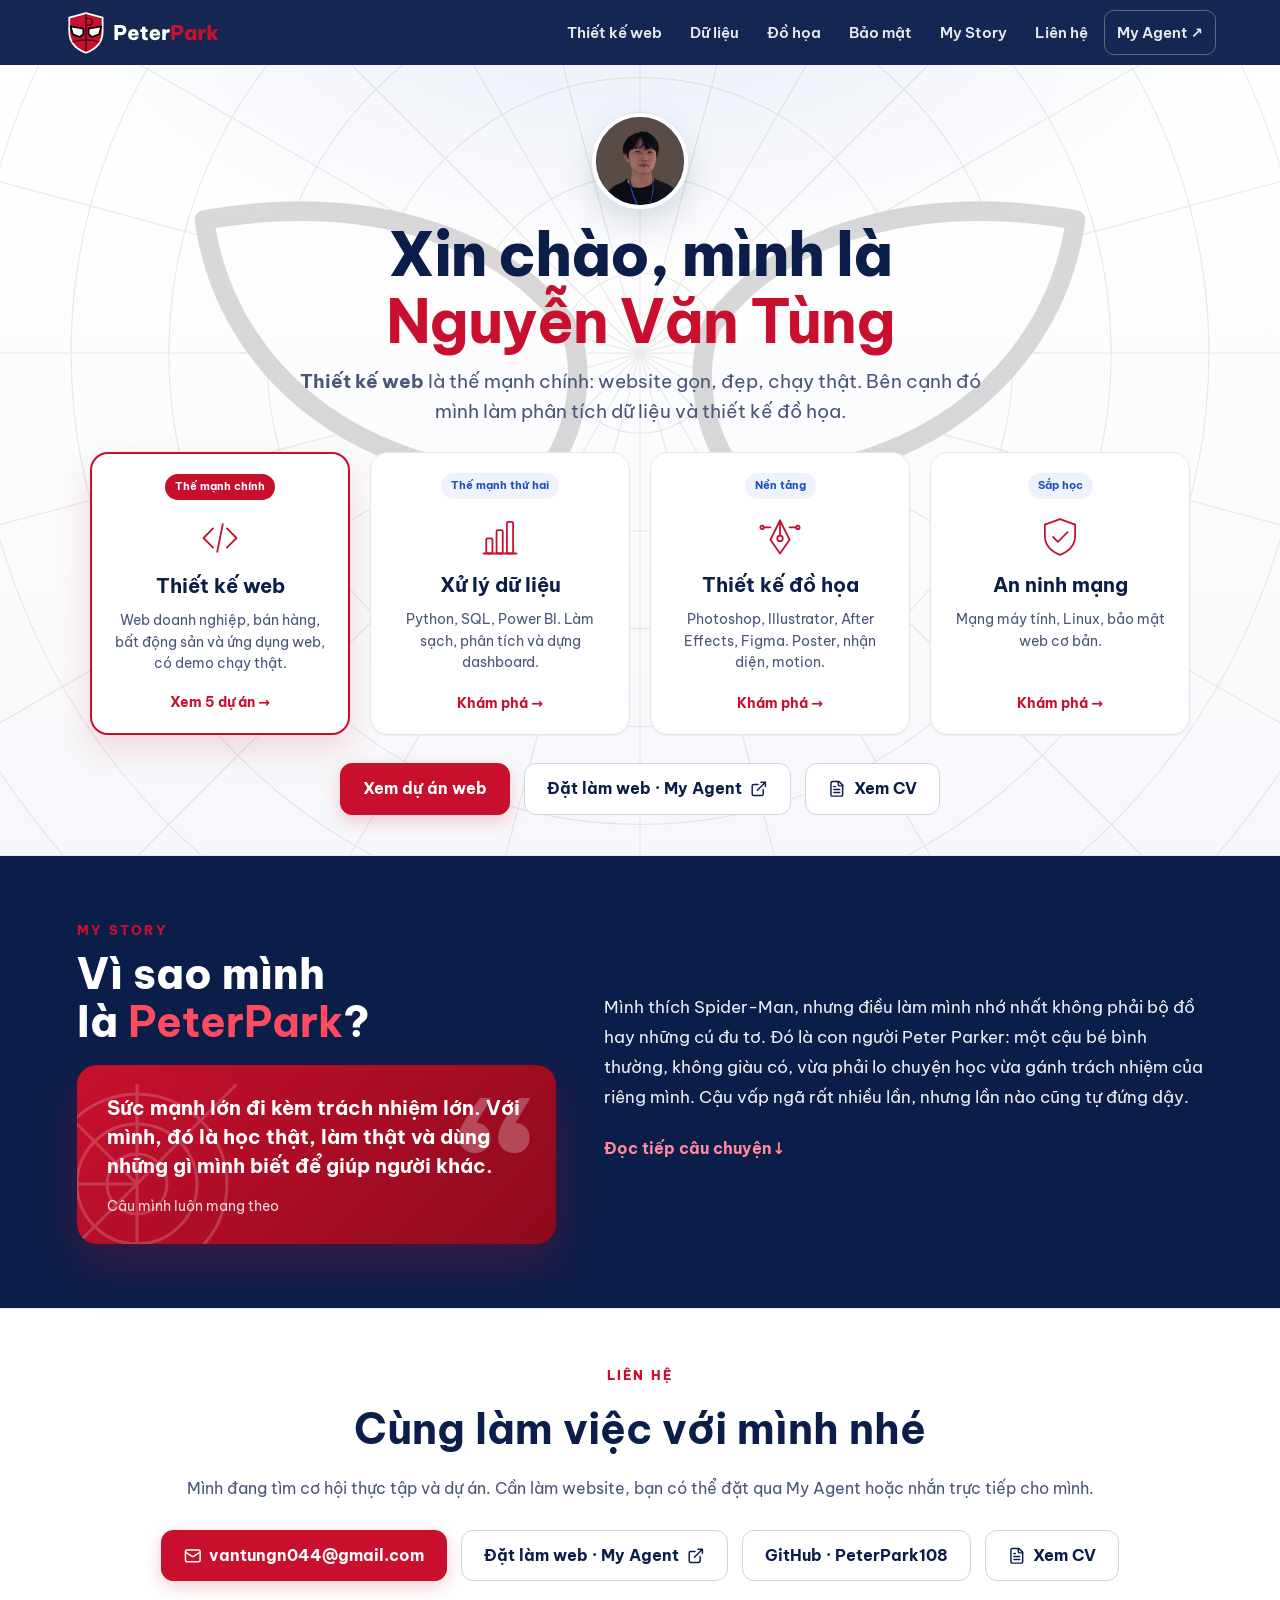
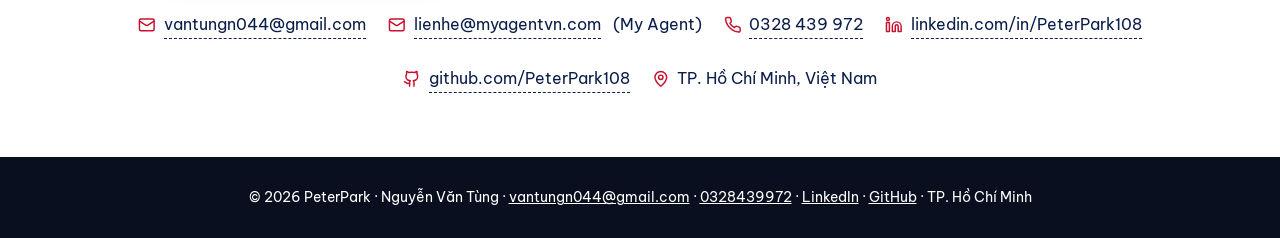
<file: index.html>
<!doctype html><html lang="vi"><head><meta charset="utf-8"><meta name="viewport" content="width=device-width,initial-scale=1"><title>Trang chủ · PeterPark</title><meta name="description" content="Portfolio của Nguyễn Văn Tùng (PeterPark): thiết kế web là thế mạnh chính, kèm xử lý dữ liệu với Python, SQL, Power BI, thiết kế đồ họa và an ninh mạng."><meta name="author" content="Nguyễn Văn Tùng"><link rel="canonical" href="https://portfolio.myagentvn.com/"><meta property="og:type" content="website"><meta property="og:title" content="Trang chủ · PeterPark"><meta property="og:description" content="Portfolio của Nguyễn Văn Tùng (PeterPark): thiết kế web là thế mạnh chính, kèm xử lý dữ liệu với Python, SQL, Power BI, thiết kế đồ họa và an ninh mạng."><meta property="og:url" content="https://portfolio.myagentvn.com/"><meta property="og:image" content="https://portfolio.myagentvn.com/img/og_preview.png"><meta property="og:locale" content="vi_VN"><meta name="twitter:card" content="summary_large_image"><link rel="icon" href="logo/favicon.ico" sizes="any"><link rel="icon" type="image/svg+xml" href="logo/2_final_icon_sang.svg"><link rel="apple-touch-icon" href="logo/2_final_icon_192.png"><link rel="preload" href="fonts/bvp-vietnamese-400.woff2" as="font" type="font/woff2" crossorigin><link rel="preload" href="fonts/bvp-latin-400.woff2" as="font" type="font/woff2" crossorigin><link rel="stylesheet" href="fonts.css"><link rel="stylesheet" href="style.css"><link rel="stylesheet" href="home.css"><meta name="theme-color" content="#0B1E4A"><meta property="og:site_name" content="PeterPark"><meta property="og:image:width" content="1200"><meta property="og:image:height" content="630"><meta property="og:image:alt" content="PeterPark – portfolio của Nguyễn Văn Tùng"><meta name="twitter:title" content="Trang chủ · PeterPark"><meta name="twitter:description" content="Portfolio của Nguyễn Văn Tùng (PeterPark): thiết kế web là thế mạnh chính, kèm xử lý dữ liệu với Python, SQL, Power BI, thiết kế đồ họa và an ninh mạng."><meta name="twitter:image" content="https://portfolio.myagentvn.com/img/og_preview.png"><meta name="twitter:image:alt" content="PeterPark – portfolio của Nguyễn Văn Tùng"><script type="application/ld+json">{"@context": "https://schema.org", "@graph": [{"@type": "WebSite", "@id": "https://portfolio.myagentvn.com/#website", "name": "PeterPark", "url": "https://portfolio.myagentvn.com/", "inLanguage": "vi", "author": {"@id": "https://portfolio.myagentvn.com/#person"}}, {"@type": "Person", "@id": "https://portfolio.myagentvn.com/#person", "name": "Nguyễn Văn Tùng", "alternateName": "PeterPark", "url": "https://portfolio.myagentvn.com/", "description": "Portfolio của Nguyễn Văn Tùng (PeterPark): thiết kế web là thế mạnh chính, kèm xử lý dữ liệu với Python, SQL, Power BI, thiết kế đồ họa và an ninh mạng.", "image": "https://portfolio.myagentvn.com/img/og_preview.png", "sameAs": ["https://github.com/PeterPark108", "https://www.linkedin.com/in/PeterPark108"], "knowsAbout": ["Thiết kế web", "Xử lý dữ liệu", "Python", "SQL", "Power BI", "Thiết kế đồ họa", "An ninh mạng"]}]}</script></head><body><a class="skip" href="#main">Bỏ qua tới nội dung</a><nav aria-label="Điều hướng chính"><a class="logo" href="index.html" aria-label="PeterPark"><img src="logo/2_final_ngang_toi.svg" alt="PeterPark" height="44"></a><button class="burger" type="button" aria-label="Mở menu" aria-expanded="false" aria-controls="menu"><svg viewBox="0 0 24 24" width="24" height="24" aria-hidden="true" fill="none" stroke="currentColor" stroke-width="2" stroke-linecap="round"><path class="b1" d="M4 7h16"/><path class="b2" d="M4 12h16"/><path class="b3" d="M4 17h16"/></svg></button><div class="menu" id="menu"><a href="thiet_ke_web.html">Thiết kế web</a><a href="xu_ly_du_lieu.html">Dữ liệu</a><a href="thiet_ke_do_hoa.html">Đồ họa</a><a href="an_ninh_mang.html">Bảo mật</a><a href="#story">My Story</a><a href="#lienhe">Liên hệ</a><a class="mn-ma" href="https://myagentvn.com/" target="_blank" rel="noopener">My Agent ↗</a></div></nav><main id="main">
<section class="home"><svg class="mask" viewBox="0 0 1440 900" preserveAspectRatio="xMidYMid slice" xmlns="http://www.w3.org/2000/svg"><g stroke="#000" stroke-width="1.4" fill="none" opacity=".55"><line x1="720" y1="330" x2="2120.0" y2="330.0"/><line x1="720" y1="330" x2="2072.29623693128" y2="692.3463641069136"/><line x1="720" y1="330" x2="1932.4358748835714" y2="1029.9994637821578"/><line x1="720" y1="330" x2="1709.9501503909169" y2="1319.9488369309804"/><line x1="720" y1="330" x2="1420.0010724352733" y2="1542.434946126788"/><line x1="720" y1="330" x2="1082.3481583263406" y2="1682.2957561707829"/><line x1="720" y1="330" x2="720.0018575128556" y2="1729.9999999987676"/><line x1="720" y1="330" x2="357.65543011315134" y2="1682.2967176893962"/><line x1="720" y1="330" x2="20.00214487218966" y2="1542.4368036382205"/><line x1="720" y1="330" x2="-269.94752346930204" y2="1319.95146384911"/><line x1="720" y1="330" x2="-492.4340173678704" y2="1030.002681087156"/><line x1="720" y1="330" x2="-632.2952754079051" y2="692.3499525451297"/><line x1="720" y1="330" x2="-679.999999995071" y2="330.0037150257113"/><line x1="720" y1="330" x2="-632.2971984451322" y2="-32.34277566614588"/><line x1="720" y1="330" x2="-492.4377323907354" y2="-369.9962464722306"/><line x1="720" y1="330" x2="-269.9527773055612" y2="-659.94621000588"/><line x1="720" y1="330" x2="19.995710262192688" y2="-882.4330886068178"/><line x1="720" y1="330" x2="357.64825323671903" y2="-1022.294794642647"/><line x1="720" y1="330" x2="719.9944274614346" y2="-1069.9999999889096"/><line x1="720" y1="330" x2="1082.3409814448053" y2="-1022.2976791984875"/><line x1="720" y1="330" x2="1419.994637815419" y2="-882.4386611411153"/><line x1="720" y1="330" x2="1709.944896540716" y2="-659.9540907602693"/><line x1="720" y1="330" x2="1932.4321598436318" y2="-370.005898387225"/><line x1="720" y1="330" x2="2072.2943138750084" y2="-32.35354098079489"/><circle cx="720" cy="330" r="90"/><circle cx="720" cy="330" r="200"/><circle cx="720" cy="330" r="310"/><circle cx="720" cy="330" r="420"/><circle cx="720" cy="330" r="530"/><circle cx="720" cy="330" r="640"/><circle cx="720" cy="330" r="750"/><circle cx="720" cy="330" r="860"/><circle cx="720" cy="330" r="970"/><circle cx="720" cy="330" r="1080"/><circle cx="720" cy="330" r="1190"/></g>
<g class="glow" opacity=".35"><ellipse cx="460" cy="360" rx="260" ry="200" fill="#fff" filter="blur(40px)"/><ellipse cx="980" cy="360" rx="260" ry="200" fill="#fff" filter="blur(40px)"/></g>
<path class="eye" d="M640 300 C560 190 400 150 230 180 C250 330 380 470 610 470 C650 420 660 350 640 300Z" fill="#fff" stroke="#000" stroke-width="22" stroke-linejoin="round"/>
<path class="eye" d="M800 300 C880 190 1040 150 1210 180 C1190 330 1060 470 830 470 C790 420 780 350 800 300Z" fill="#fff" stroke="#000" stroke-width="22" stroke-linejoin="round"/></svg><div class="av up"><img src="img/anh_dai_dien.jpg" alt="Nguyễn Văn Tùng" width="600" height="600"></div>
<h1 class="up d1">Xin chào, mình là <b>Nguyễn Văn&nbsp;Tùng</b></h1>
<p class="tag up d2"><b>Thiết kế web</b> là thế mạnh chính: website gọn, đẹp, chạy thật. Bên cạnh đó mình làm phân tích dữ liệu và thiết kế đồ&nbsp;họa.</p>
<div class="fields">
<a class="f f-main up d2" href="thiet_ke_web.html"><span class="st st1">Thế mạnh chính</span><svg class="big" viewBox="0 0 64 64" fill="none" stroke="currentColor" stroke-width="2.6" stroke-linecap="round" stroke-linejoin="round"><path d="M22 18 L8 32 L22 46"/><path d="M42 18 L56 32 L42 46"/><path d="M36 12 L28 52"/></svg><h3>Thiết kế&nbsp;web</h3><p>Web doanh nghiệp, bán hàng, bất động sản và ứng dụng web, có demo chạy&nbsp;thật.</p><div class="go">Xem 5 dự án →</div></a>
<a class="f up d3" href="xu_ly_du_lieu.html"><span class="st">Thế mạnh thứ hai</span><svg class="big" viewBox="0 0 64 64" fill="none" stroke="currentColor" stroke-width="2.6" stroke-linecap="round" stroke-linejoin="round"><path d="M8 56h48"/><rect x="12" y="34" width="9" height="22" rx="2"/><rect x="27" y="22" width="9" height="34" rx="2"/><rect x="42" y="10" width="9" height="46" rx="2"/></svg><h3>Xử lý dữ&nbsp;liệu</h3><p>Python, SQL, Power BI. Làm sạch, phân tích và dựng dashboard.</p><div class="go">Khám phá →</div></a>
<a class="f up d4" href="thiet_ke_do_hoa.html"><span class="st">Nền tảng</span><svg class="big" viewBox="0 0 64 64" fill="none" stroke="currentColor" stroke-width="2.6" stroke-linecap="round" stroke-linejoin="round"><path d="M32 8 L46 36 L32 56 L18 36 Z"/><circle cx="32" cy="34" r="4"/><path d="M32 8v22"/><path d="M8 18h10M46 18h10"/><circle cx="6" cy="18" r="2.5"/><circle cx="58" cy="18" r="2.5"/></svg><h3>Thiết kế đồ&nbsp;họa</h3><p>Photoshop, Illustrator, After Effects, Figma. Poster, nhận diện,&nbsp;motion.</p><div class="go">Khám phá →</div></a>
<a class="f up d5" href="an_ninh_mang.html"><span class="st">Sắp học</span><svg class="big" viewBox="0 0 64 64" fill="none" stroke="currentColor" stroke-width="2.6" stroke-linecap="round" stroke-linejoin="round"><path d="M32 6 L54 14 V30 C54 44 44 53 32 58 C20 53 10 44 10 30 V14 Z"/><path d="M22 32 L29 39 L43 25"/></svg><h3>An ninh&nbsp;mạng</h3><p>Mạng máy tính, Linux, bảo mật web cơ&nbsp;bản.</p><div class="go">Khám phá →</div></a>
</div>
<div class="cta up d5"><a class="btn p" href="thiet_ke_web.html">Xem dự án web</a><a class="btn o" href="https://myagentvn.com/" target="_blank" rel="noopener">Đặt làm web · My&nbsp;Agent <svg class="i" viewBox="0 0 24 24" aria-hidden="true" focusable="false"><path d="M15 3h6v6M10 14 21 3M18 13v6a2 2 0 0 1-2 2H5a2 2 0 0 1-2-2V8a2 2 0 0 1 2-2h6"/></svg></a><a class="btn o" href="cv/CV_Nguyen_Van_Tung.pdf" target="_blank" rel="noopener"><svg class="i" viewBox="0 0 24 24" fill="none" stroke="currentColor" stroke-width="2" stroke-linecap="round" stroke-linejoin="round" aria-hidden="true" focusable="false"><path d="M15 2H6a2 2 0 0 0-2 2v16a2 2 0 0 0 2 2h12a2 2 0 0 0 2-2V7Z"/><path d="M14 2v4a2 2 0 0 0 2 2h4M10 9H8M16 13H8M16 17H8"/></svg> Xem CV</a></div>
</section>
<section class="story" id="story"><div class="reveal"><div class="kick">MY STORY</div><h2>Vì sao mình là <b>PeterPark</b>?</h2>
<div class="quote">Sức mạnh lớn đi kèm trách nhiệm lớn. Với mình, đó là học thật, làm thật và dùng những gì mình&nbsp;biết để giúp người&nbsp;khác.<small>Câu mình luôn mang theo</small>
<svg viewBox="0 0 100 100" fill="none" stroke="#fff" stroke-width="1.5"><path d="M50 50L0 0M50 50L50 0M50 50L100 0M50 50L0 50M50 50L0 100M50 50L50 100"/><circle cx="50" cy="50" r="15"/><circle cx="50" cy="50" r="30"/><circle cx="50" cy="50" r="45"/></svg></div></div>
<div class="txt reveal"><p>Mình thích Spider-Man, nhưng điều làm mình nhớ nhất không phải bộ đồ hay những cú đu tơ. Đó là con người Peter Parker: một cậu bé bình thường, không giàu có, vừa phải lo chuyện học vừa gánh trách nhiệm của riêng mình. Cậu vấp ngã rất nhiều lần, nhưng lần nào cũng tự đứng&nbsp;dậy.</p><details class="more"><summary>Đọc tiếp câu chuyện</summary><p>Peter khiêm tốn, giúp người một cách lặng lẽ, và luôn tò mò, tự mày mò học khoa học bằng chính đôi tay mình. Câu “sức mạnh lớn đi kèm trách nhiệm lớn” theo mình suốt chặng đường&nbsp;học.</p>
<p>Mình bắt đầu từ thiết kế đồ họa với Photoshop, Illustrator, After Effects và Figma. Giờ thiết kế web là thế mạnh chính của mình, bên cạnh xử lý dữ liệu, và mình muốn đi tiếp vào an ninh mạng. Mỗi kỹ năng mới với mình như một sợi tơ, nối lại thành tấm lưới của riêng&nbsp;mình.</p>
<p>Vì vậy mình chọn tên PeterPark: để nhắc bản thân luôn học hỏi, sống có trách nhiệm và không ngừng đứng&nbsp;dậy.</p></details></div></section>
<section class="contact reveal" id="lienhe"><div class="kick">LIÊN HỆ</div><h2>Cùng làm việc với&nbsp;mình nhé</h2><p>Mình đang tìm cơ hội thực tập và dự án. Cần làm website, bạn có thể đặt qua My Agent hoặc nhắn trực tiếp cho&nbsp;mình.</p>
<div class="cta"><a class="btn p" href="mailto:vantungn044@gmail.com"><svg class="i" viewBox="0 0 24 24" fill="none" stroke="currentColor" stroke-width="2" stroke-linecap="round" stroke-linejoin="round" aria-hidden="true" focusable="false"><rect width="20" height="16" x="2" y="4" rx="2"/><path d="m22 7-8.97 5.7a1.94 1.94 0 0 1-2.06 0L2 7"/></svg> vantungn044@gmail.com</a><a class="btn o" href="https://myagentvn.com/" target="_blank" rel="noopener">Đặt làm web · My&nbsp;Agent <svg class="i" viewBox="0 0 24 24" aria-hidden="true" focusable="false"><path d="M15 3h6v6M10 14 21 3M18 13v6a2 2 0 0 1-2 2H5a2 2 0 0 1-2-2V8a2 2 0 0 1 2-2h6"/></svg></a><a class="btn o" href="https://github.com/PeterPark108" target="_blank" rel="noopener">GitHub · PeterPark108</a><a class="btn o" href="cv/CV_Nguyen_Van_Tung.pdf" target="_blank" rel="noopener"><svg class="i" viewBox="0 0 24 24" fill="none" stroke="currentColor" stroke-width="2" stroke-linecap="round" stroke-linejoin="round" aria-hidden="true" focusable="false"><path d="M15 2H6a2 2 0 0 0-2 2v16a2 2 0 0 0 2 2h12a2 2 0 0 0 2-2V7Z"/><path d="M14 2v4a2 2 0 0 0 2 2h4M10 9H8M16 13H8M16 17H8"/></svg> Xem CV</a></div><ul class="cinfo"><li><svg class="i" viewBox="0 0 24 24" fill="none" stroke="currentColor" stroke-width="2" stroke-linecap="round" stroke-linejoin="round" aria-hidden="true" focusable="false"><rect width="20" height="16" x="2" y="4" rx="2"/><path d="m22 7-8.97 5.7a1.94 1.94 0 0 1-2.06 0L2 7"/></svg> <a href="mailto:vantungn044@gmail.com">vantungn044@gmail.com</a></li><li><svg class="i" viewBox="0 0 24 24" fill="none" stroke="currentColor" stroke-width="2" stroke-linecap="round" stroke-linejoin="round" aria-hidden="true" focusable="false"><rect width="20" height="16" x="2" y="4" rx="2"/><path d="m22 7-8.97 5.7a1.94 1.94 0 0 1-2.06 0L2 7"/></svg> <a href="mailto:lienhe@myagentvn.com">lienhe@myagentvn.com</a>&nbsp;(My Agent)</li><li><svg class="i" viewBox="0 0 24 24" fill="none" stroke="currentColor" stroke-width="2" stroke-linecap="round" stroke-linejoin="round" aria-hidden="true" focusable="false"><path d="M22 16.92v3a2 2 0 0 1-2.18 2 19.79 19.79 0 0 1-8.63-3.07 19.5 19.5 0 0 1-6-6 19.79 19.79 0 0 1-3.07-8.67A2 2 0 0 1 4.11 2h3a2 2 0 0 1 2 1.72c.13.96.36 1.9.7 2.81a2 2 0 0 1-.45 2.11L8.09 9.91a16 16 0 0 0 6 6l1.27-1.27a2 2 0 0 1 2.11-.45c.91.34 1.85.57 2.81.7A2 2 0 0 1 22 16.92z"/></svg> <a href="tel:0328439972">0328 439 972</a></li><li><svg class="i" viewBox="0 0 24 24" fill="none" stroke="currentColor" stroke-width="2" stroke-linecap="round" stroke-linejoin="round" aria-hidden="true" focusable="false"><path d="M16 8a6 6 0 0 1 6 6v7h-4v-7a2 2 0 0 0-4 0v7h-4v-7a6 6 0 0 1 6-6z"/><rect width="4" height="12" x="2" y="9"/><circle cx="4" cy="4" r="2"/></svg> <a href="https://www.linkedin.com/in/PeterPark108" target="_blank" rel="noopener">linkedin.com/in/PeterPark108</a></li><li><svg class="i" viewBox="0 0 24 24" fill="none" stroke="currentColor" stroke-width="2" stroke-linecap="round" stroke-linejoin="round" aria-hidden="true" focusable="false"><path d="M15 22v-4a4.8 4.8 0 0 0-1-3.5c3 0 6-2 6-5.5.08-1.25-.27-2.48-1-3.5.28-1.15.28-2.35 0-3.5 0 0-1 0-3 1.5-2.64-.5-5.36-.5-8 0C6 2 5 2 5 2c-.3 1.15-.3 2.35 0 3.5A5.4 5.4 0 0 0 4 9c0 3.5 3 5.5 6 5.5-.39.49-.68 1.05-.85 1.65S8.93 17.38 9 18v4"/><path d="M9 18c-4.51 2-5-2-7-2"/></svg> <a href="https://github.com/PeterPark108" target="_blank" rel="noopener">github.com/PeterPark108</a></li><li><svg class="i" viewBox="0 0 24 24" fill="none" stroke="currentColor" stroke-width="2" stroke-linecap="round" stroke-linejoin="round" aria-hidden="true" focusable="false"><path d="M20 10c0 4.99-5.54 10.19-7.4 11.8a1 1 0 0 1-1.2 0C9.54 20.19 4 14.99 4 10a8 8 0 0 1 16 0"/><circle cx="12" cy="10" r="3"/></svg> TP. Hồ Chí Minh, Việt Nam</li></ul></section></main><footer>© 2026 PeterPark · Nguyễn Văn Tùng · <a href="mailto:vantungn044@gmail.com">vantungn044@gmail.com</a> · <a href="tel:0328439972">0328439972</a> · <a href="https://www.linkedin.com/in/PeterPark108" target="_blank" rel="noopener">LinkedIn</a> · <a href="https://github.com/PeterPark108" target="_blank" rel="noopener">GitHub</a> · TP. Hồ Chí Minh</footer><script src="web.js"></script><script src="reveal.js"></script></body></html>
</file>
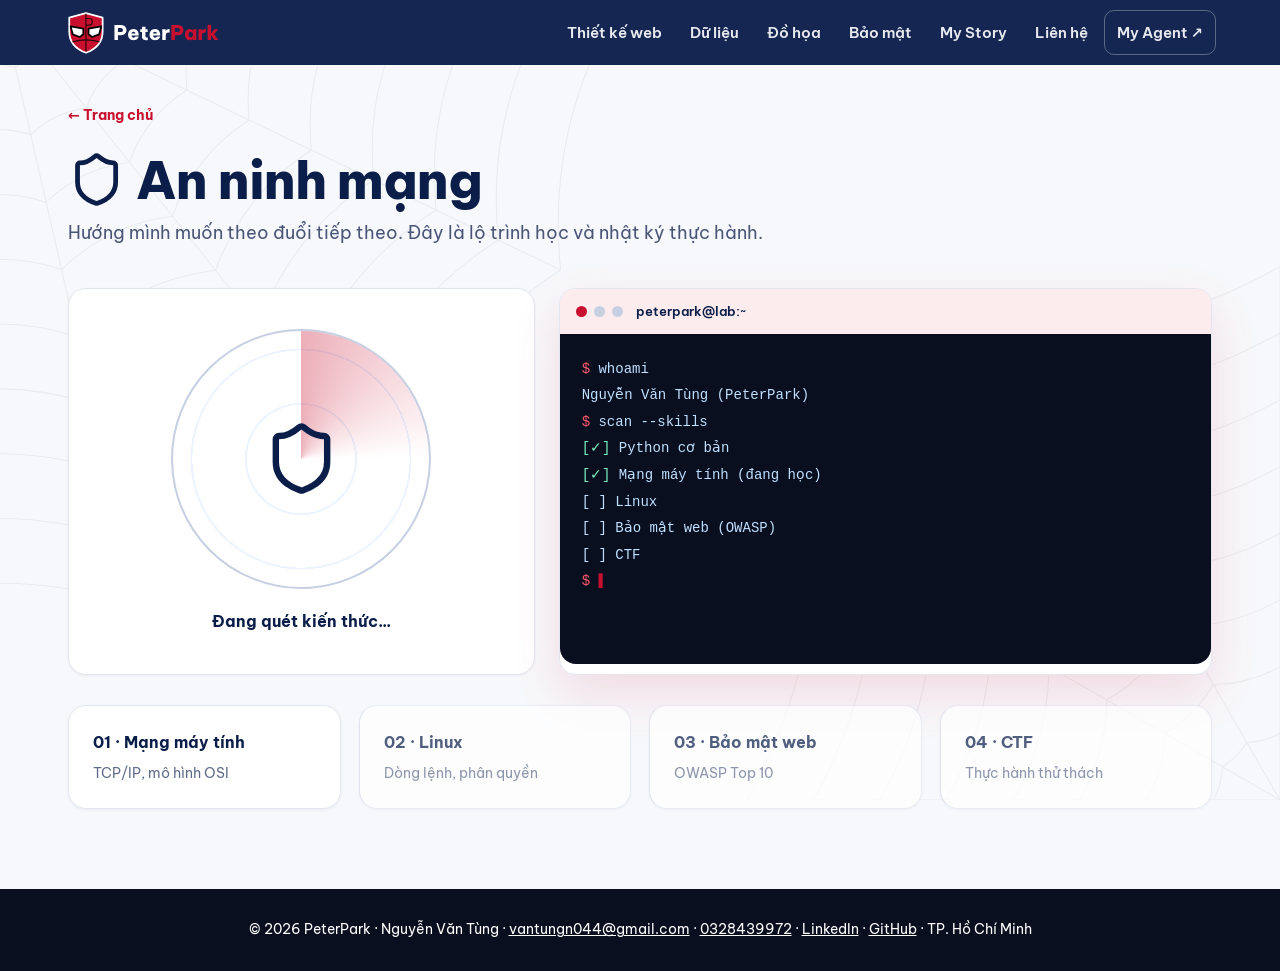
<file: an_ninh_mang.html>
<!doctype html><html lang="vi"><head><meta charset="utf-8"><meta name="viewport" content="width=device-width,initial-scale=1"><title>An ninh mạng · PeterPark</title><meta name="description" content="An ninh mạng: những gì PeterPark (Nguyễn Văn Tùng) đang học và thực hành."><meta name="author" content="Nguyễn Văn Tùng"><link rel="canonical" href="https://portfolio.myagentvn.com/an_ninh_mang.html"><meta property="og:type" content="website"><meta property="og:title" content="An ninh mạng · PeterPark"><meta property="og:description" content="An ninh mạng: những gì PeterPark (Nguyễn Văn Tùng) đang học và thực hành."><meta property="og:url" content="https://portfolio.myagentvn.com/an_ninh_mang.html"><meta property="og:image" content="https://portfolio.myagentvn.com/img/og_preview.png"><meta property="og:locale" content="vi_VN"><meta name="twitter:card" content="summary_large_image"><link rel="icon" href="logo/favicon.ico" sizes="any"><link rel="icon" type="image/svg+xml" href="logo/2_final_icon_sang.svg"><link rel="apple-touch-icon" href="logo/2_final_icon_192.png"><link rel="preload" href="fonts/bvp-vietnamese-400.woff2" as="font" type="font/woff2" crossorigin><link rel="preload" href="fonts/bvp-latin-400.woff2" as="font" type="font/woff2" crossorigin><link rel="stylesheet" href="fonts.css"><link rel="stylesheet" href="style.css"><style>.mn-ma{border:1.5px solid #ffffff55}</style><meta name="theme-color" content="#0B1E4A"><meta property="og:site_name" content="PeterPark"><meta property="og:image:width" content="1200"><meta property="og:image:height" content="630"><meta property="og:image:alt" content="PeterPark – portfolio của Nguyễn Văn Tùng"><meta name="twitter:title" content="An ninh mạng · PeterPark"><meta name="twitter:description" content="An ninh mạng: những gì PeterPark (Nguyễn Văn Tùng) đang học và thực hành."><meta name="twitter:image" content="https://portfolio.myagentvn.com/img/og_preview.png"><meta name="twitter:image:alt" content="PeterPark – portfolio của Nguyễn Văn Tùng"><script type="application/ld+json">{"@context": "https://schema.org", "@graph": [{"@type": "WebPage", "@id": "https://portfolio.myagentvn.com/an_ninh_mang.html", "url": "https://portfolio.myagentvn.com/an_ninh_mang.html", "name": "An ninh mạng · PeterPark", "description": "An ninh mạng: những gì PeterPark (Nguyễn Văn Tùng) đang học và thực hành.", "inLanguage": "vi", "isPartOf": {"@id": "https://portfolio.myagentvn.com/#website"}, "author": {"@type": "Person", "name": "Nguyễn Văn Tùng", "url": "https://portfolio.myagentvn.com/"}}, {"@type": "BreadcrumbList", "itemListElement": [{"@type": "ListItem", "position": 1, "name": "Trang chủ", "item": "https://portfolio.myagentvn.com/"}, {"@type": "ListItem", "position": 2, "name": "An ninh mạng", "item": "https://portfolio.myagentvn.com/an_ninh_mang.html"}]}]}</script></head><body><a class="skip" href="#main">Bỏ qua tới nội dung</a><nav aria-label="Điều hướng chính"><a class="logo" href="index.html" aria-label="PeterPark"><img src="logo/2_final_ngang_toi.svg" alt="PeterPark" height="44"></a><button class="burger" type="button" aria-label="Mở menu" aria-expanded="false" aria-controls="menu"><svg viewBox="0 0 24 24" width="24" height="24" aria-hidden="true" fill="none" stroke="currentColor" stroke-width="2" stroke-linecap="round"><path class="b1" d="M4 7h16"/><path class="b2" d="M4 12h16"/><path class="b3" d="M4 17h16"/></svg></button><div class="menu" id="menu"><a href="thiet_ke_web.html">Thiết kế web</a><a href="xu_ly_du_lieu.html">Dữ liệu</a><a href="thiet_ke_do_hoa.html">Đồ họa</a><a href="an_ninh_mang.html" aria-current="page">Bảo mật</a><a href="index.html#story">My Story</a><a href="index.html#lienhe">Liên hệ</a><a class="mn-ma" href="https://myagentvn.com/" target="_blank" rel="noopener">My Agent ↗</a></div></nav><main id="main">
<section class="sub"><a class="back" href="index.html">← Trang chủ</a><h1 class="up"><svg class="i" viewBox="0 0 24 24" fill="none" stroke="currentColor" stroke-width="2" stroke-linecap="round" stroke-linejoin="round" aria-hidden="true" focusable="false"><path d="M20 13c0 5-3.5 7.5-7.66 8.95a1 1 0 0 1-.67-.01C7.5 20.5 4 18 4 13V6a1 1 0 0 1 1-1c2 0 4.5-1.2 6.24-2.72a1.17 1.17 0 0 1 1.52 0C14.51 3.81 17 5 19 5a1 1 0 0 1 1 1z"/></svg> An ninh&nbsp;mạng</h1><p class="lead up d1">Hướng mình muốn theo đuổi tiếp theo. Đây là lộ trình học và nhật ký thực&nbsp;hành.</p>
<div class="sec up d2"><div class="card shield"><div class="radar"><b><svg class="i" viewBox="0 0 24 24" fill="none" stroke="currentColor" stroke-width="2" stroke-linecap="round" stroke-linejoin="round" aria-hidden="true" focusable="false"><path d="M20 13c0 5-3.5 7.5-7.66 8.95a1 1 0 0 1-.67-.01C7.5 20.5 4 18 4 13V6a1 1 0 0 1 1-1c2 0 4.5-1.2 6.24-2.72a1.17 1.17 0 0 1 1.52 0C14.51 3.81 17 5 19 5a1 1 0 0 1 1 1z"/></svg></b></div><p style="margin-top:20px;font-weight:700">Đang quét kiến&nbsp;thức...</p></div>
<div class="win"><div class="bar3"><i></i><i></i><i></i>&nbsp; peterpark@lab:~</div><div class="term"><span class="g">$</span> whoami<br>Nguyễn Văn Tùng (PeterPark)<br><span class="g">$</span> scan --skills<br><span class="ok">[✓]</span> Python cơ bản<br><span class="ok">[✓]</span> Mạng máy tính (đang học)<br>[ ] Linux<br>[ ] Bảo mật web (OWASP)<br>[ ] CTF<br><span class="g">$</span> <span class="caret">▌</span></div></div></div>
<div class="road up d3"><div class="card step"><h4>01 · Mạng máy&nbsp;tính</h4><p style="opacity:.65;font-size:14px">TCP/IP, mô hình&nbsp;OSI</p></div><div class="card step dim"><h4>02 ·&nbsp;Linux</h4><p style="opacity:.65;font-size:14px">Dòng lệnh, phân&nbsp;quyền</p></div><div class="card step dim"><h4>03 · Bảo mật&nbsp;web</h4><p style="opacity:.65;font-size:14px">OWASP Top&nbsp;10</p></div><div class="card step dim"><h4>04 ·&nbsp;CTF</h4><p style="opacity:.65;font-size:14px">Thực hành thử&nbsp;thách</p></div></div></section>
</main><footer>© 2026 PeterPark · Nguyễn Văn Tùng · <a href="mailto:vantungn044@gmail.com">vantungn044@gmail.com</a> · <a href="tel:0328439972">0328439972</a> · <a href="https://www.linkedin.com/in/PeterPark108" target="_blank" rel="noopener">LinkedIn</a> · <a href="https://github.com/PeterPark108" target="_blank" rel="noopener">GitHub</a> · TP. Hồ Chí Minh</footer><script src="web.js"></script></body></html>
</file>
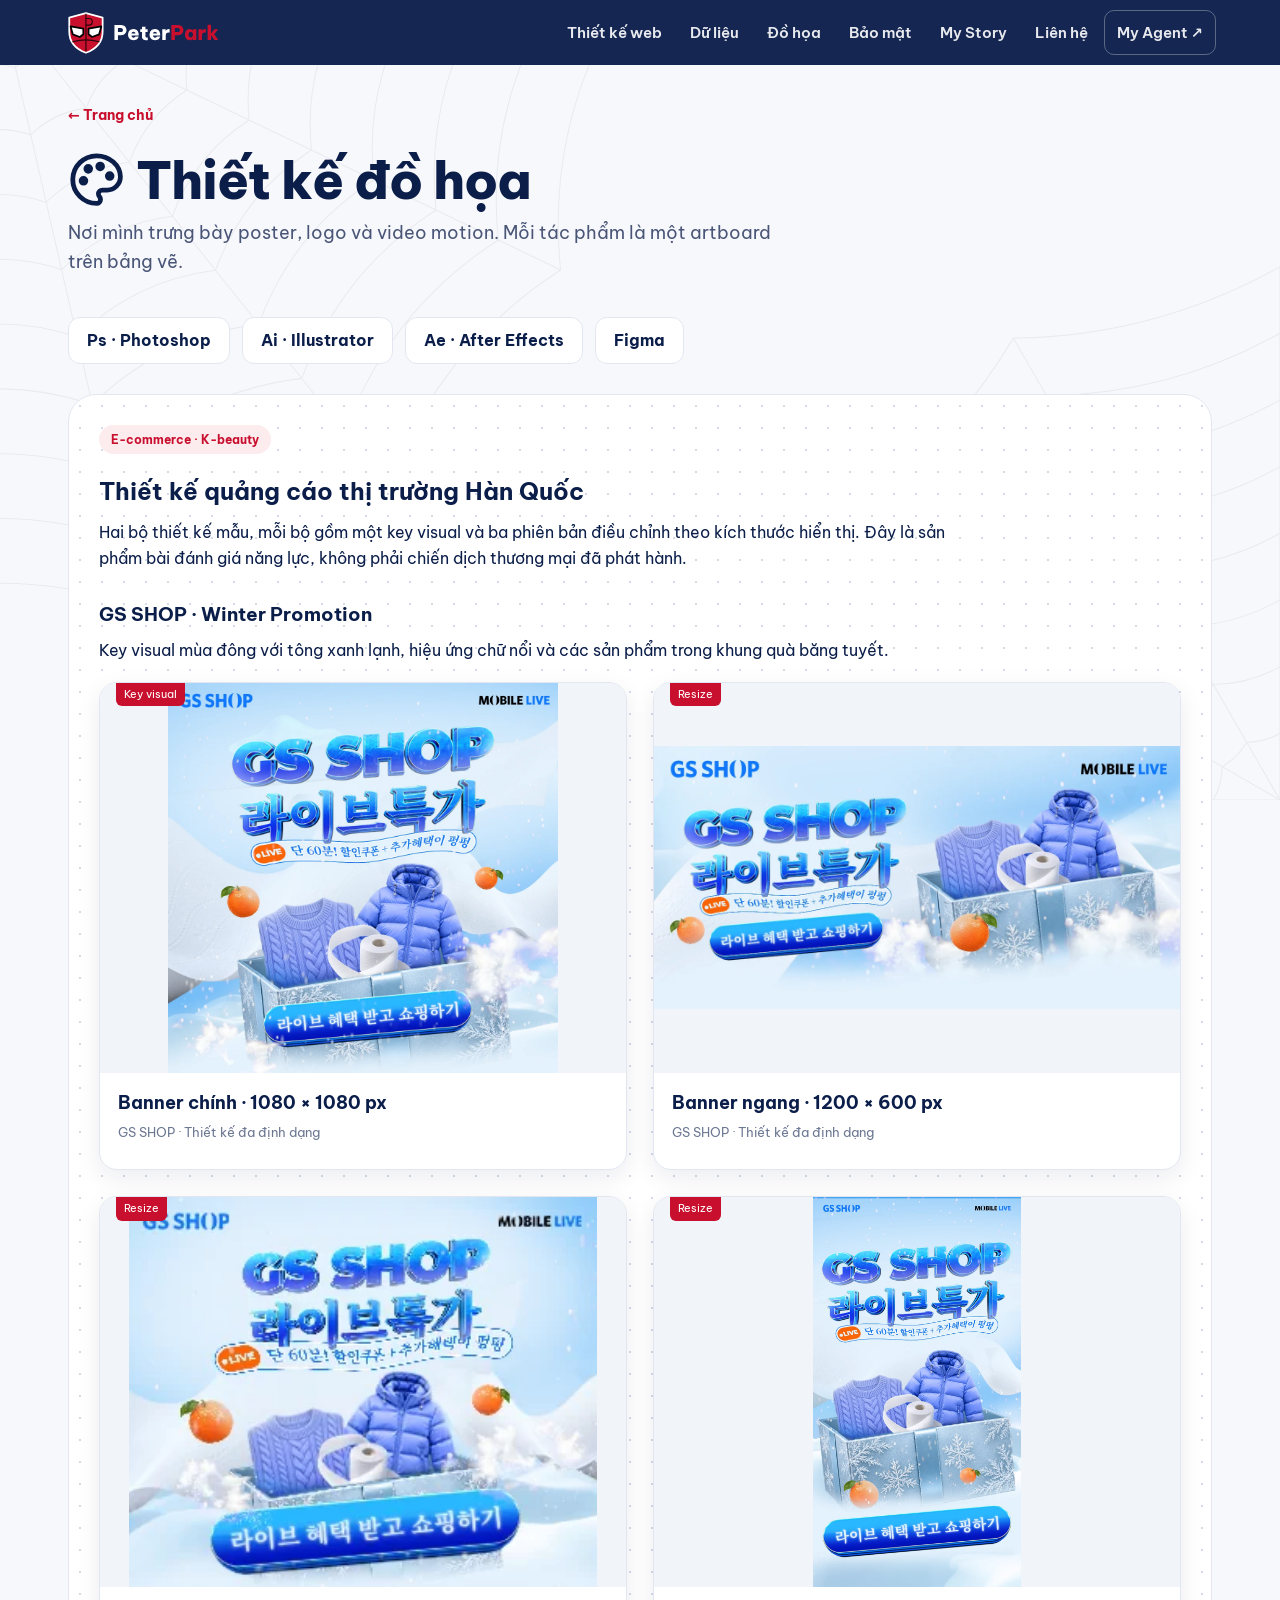
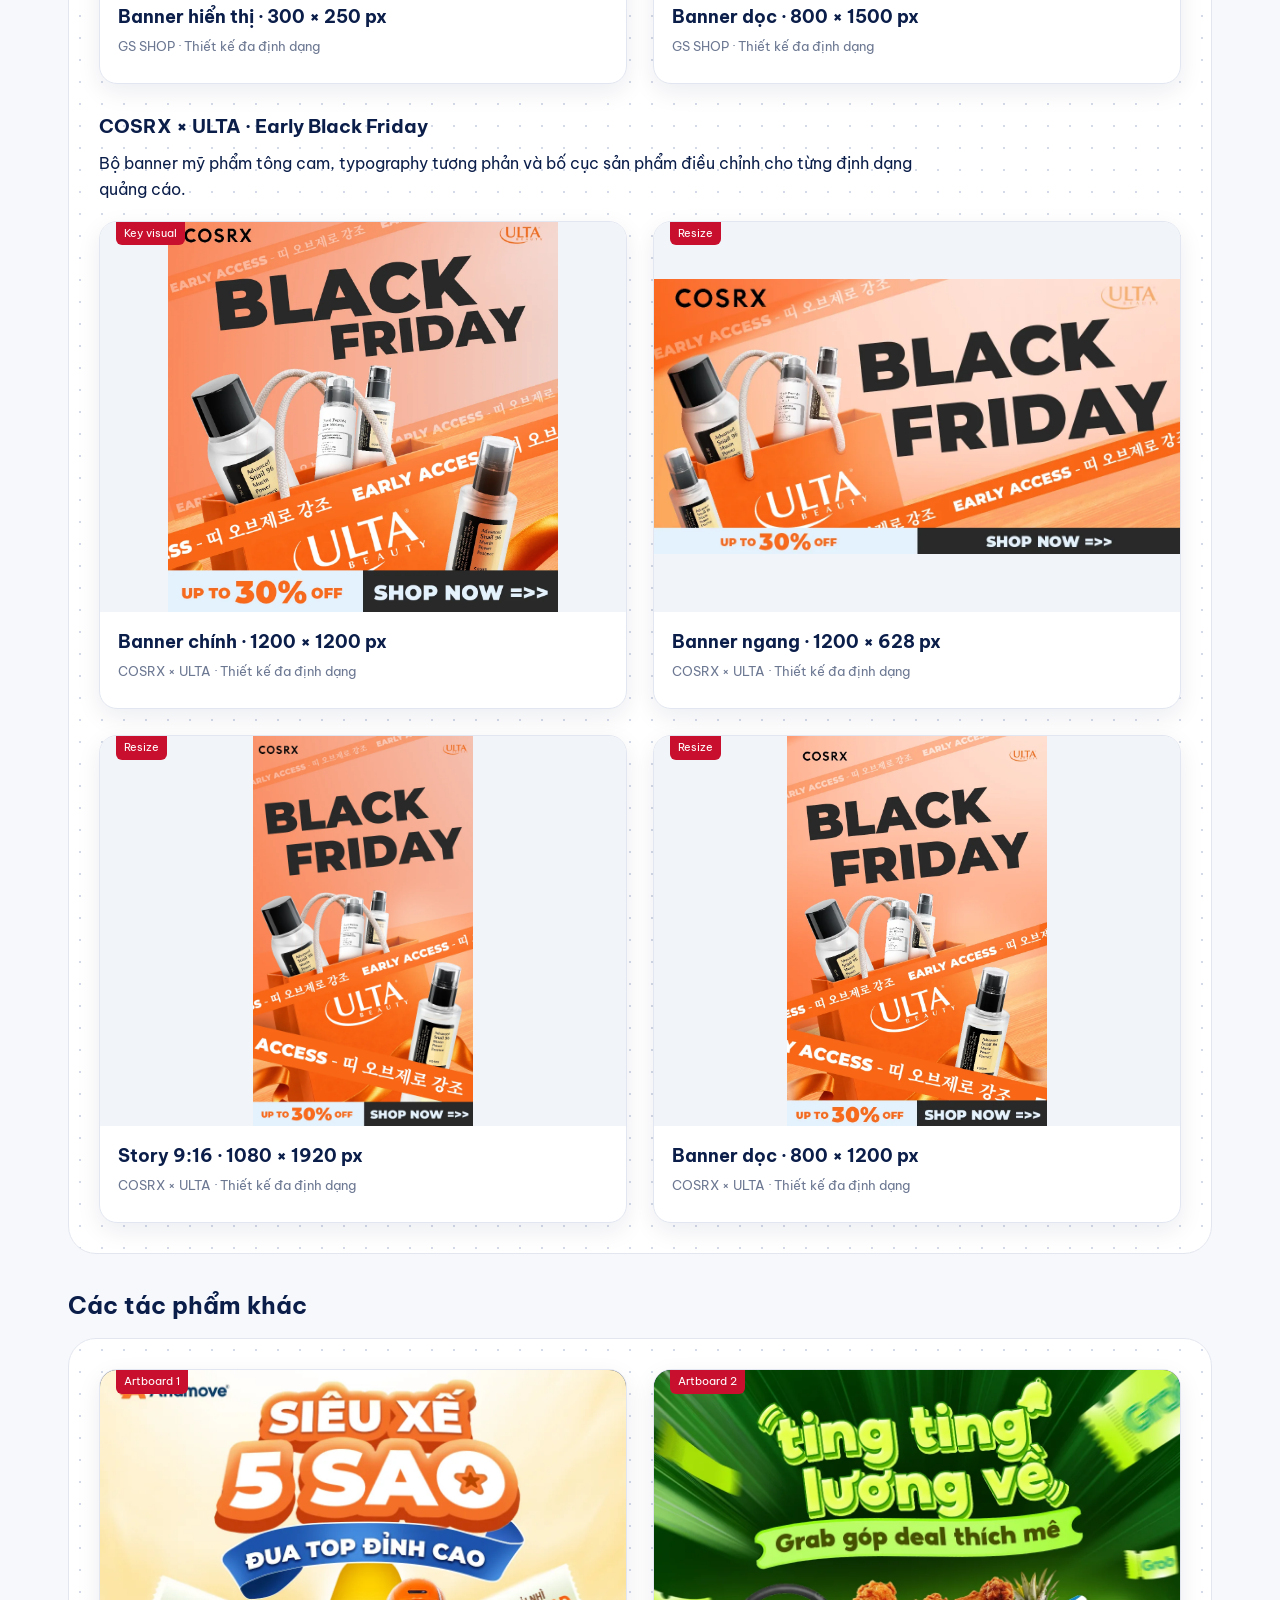
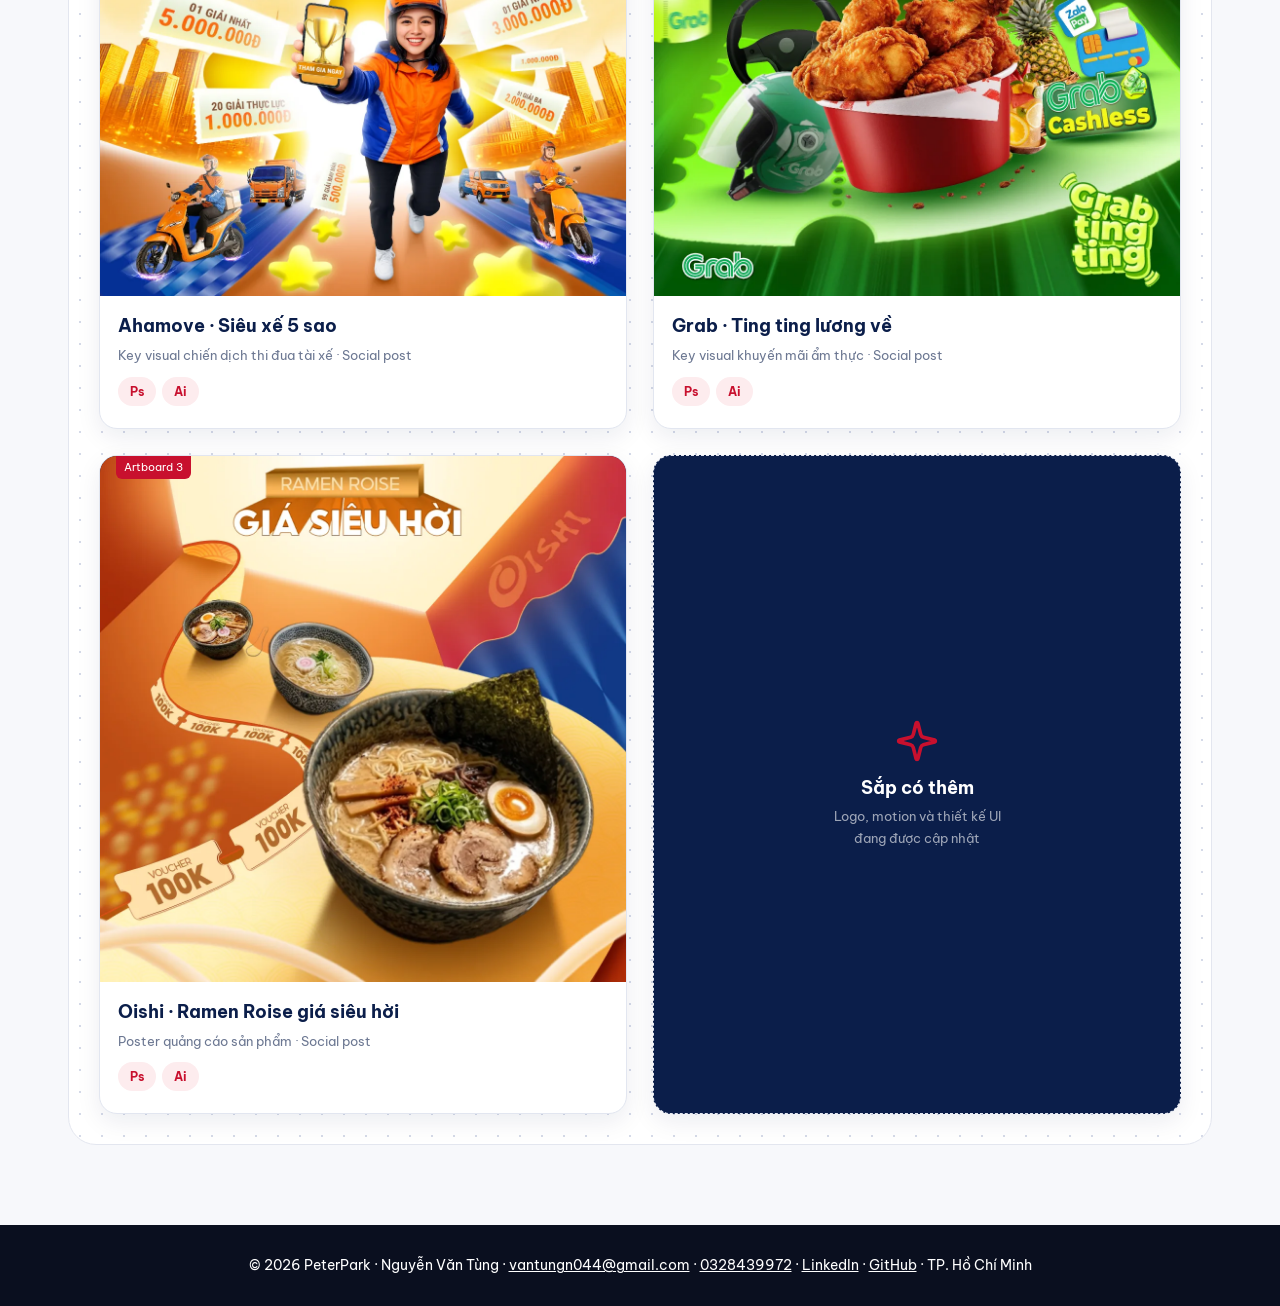
<file: thiet_ke_do_hoa.html>
<!doctype html><html lang="vi"><head><meta charset="utf-8"><meta name="viewport" content="width=device-width,initial-scale=1"><title>Thiết kế đồ họa · PeterPark</title><meta name="description" content="Tác phẩm thiết kế đồ họa của PeterPark (Nguyễn Văn Tùng): poster, key visual, social post với Photoshop và Illustrator."><meta name="author" content="Nguyễn Văn Tùng"><link rel="canonical" href="https://portfolio.myagentvn.com/thiet_ke_do_hoa.html"><meta property="og:type" content="website"><meta property="og:title" content="Thiết kế đồ họa · PeterPark"><meta property="og:description" content="Tác phẩm thiết kế đồ họa của PeterPark (Nguyễn Văn Tùng): poster, key visual, social post với Photoshop và Illustrator."><meta property="og:url" content="https://portfolio.myagentvn.com/thiet_ke_do_hoa.html"><meta property="og:image" content="https://portfolio.myagentvn.com/img/og_preview.png"><meta property="og:locale" content="vi_VN"><meta name="twitter:card" content="summary_large_image"><link rel="icon" href="logo/favicon.ico" sizes="any"><link rel="icon" type="image/svg+xml" href="logo/2_final_icon_sang.svg"><link rel="apple-touch-icon" href="logo/2_final_icon_192.png"><link rel="preload" href="fonts/bvp-vietnamese-400.woff2" as="font" type="font/woff2" crossorigin><link rel="preload" href="fonts/bvp-latin-400.woff2" as="font" type="font/woff2" crossorigin><link rel="stylesheet" href="fonts.css"><link rel="stylesheet" href="style.css"><style>.mn-ma{border:1.5px solid #ffffff55}.korea-board{margin:0 0 30px}.korea-header h2{margin:12px 0 8px}.korea-header p,.korea-project p{max-width:80ch;line-height:1.65;margin:0 0 18px}.korea-project{margin-top:28px}.korea-project h3{margin:0 0 8px}.korea-grid{align-items:stretch}.korea-card{display:flex;flex-direction:column;min-width:0}.korea-card img{width:100%;height:clamp(210px,35vw,390px);object-fit:contain;background:#f1f4f8}.korea-card figcaption{margin-top:auto}.other-designs{margin:32px 0 14px}@media(max-width:600px){.korea-board{padding:18px}.korea-card img{height:clamp(230px,72vw,360px)}}</style><meta name="theme-color" content="#0B1E4A"><meta property="og:site_name" content="PeterPark"><meta property="og:image:width" content="1200"><meta property="og:image:height" content="630"><meta property="og:image:alt" content="PeterPark – portfolio của Nguyễn Văn Tùng"><meta name="twitter:title" content="Thiết kế đồ họa · PeterPark"><meta name="twitter:description" content="Tác phẩm thiết kế đồ họa của PeterPark (Nguyễn Văn Tùng): poster, key visual, social post với Photoshop và Illustrator."><meta name="twitter:image" content="https://portfolio.myagentvn.com/img/og_preview.png"><meta name="twitter:image:alt" content="PeterPark – portfolio của Nguyễn Văn Tùng"><script type="application/ld+json">{"@context": "https://schema.org", "@graph": [{"@type": "WebPage", "@id": "https://portfolio.myagentvn.com/thiet_ke_do_hoa.html", "url": "https://portfolio.myagentvn.com/thiet_ke_do_hoa.html", "name": "Thiết kế đồ họa · PeterPark", "description": "Tác phẩm thiết kế đồ họa của PeterPark (Nguyễn Văn Tùng): poster, key visual, social post với Photoshop và Illustrator.", "inLanguage": "vi", "isPartOf": {"@id": "https://portfolio.myagentvn.com/#website"}, "author": {"@type": "Person", "name": "Nguyễn Văn Tùng", "url": "https://portfolio.myagentvn.com/"}}, {"@type": "BreadcrumbList", "itemListElement": [{"@type": "ListItem", "position": 1, "name": "Trang chủ", "item": "https://portfolio.myagentvn.com/"}, {"@type": "ListItem", "position": 2, "name": "Thiết kế đồ họa", "item": "https://portfolio.myagentvn.com/thiet_ke_do_hoa.html"}]}]}</script></head><body><a class="skip" href="#main">Bỏ qua tới nội dung</a><nav aria-label="Điều hướng chính"><a class="logo" href="index.html" aria-label="PeterPark"><img src="logo/2_final_ngang_toi.svg" alt="PeterPark" height="44"></a><button class="burger" type="button" aria-label="Mở menu" aria-expanded="false" aria-controls="menu"><svg viewBox="0 0 24 24" width="24" height="24" aria-hidden="true" fill="none" stroke="currentColor" stroke-width="2" stroke-linecap="round"><path class="b1" d="M4 7h16"/><path class="b2" d="M4 12h16"/><path class="b3" d="M4 17h16"/></svg></button><div class="menu" id="menu"><a href="thiet_ke_web.html">Thiết kế web</a><a href="xu_ly_du_lieu.html">Dữ liệu</a><a href="thiet_ke_do_hoa.html" aria-current="page">Đồ họa</a><a href="an_ninh_mang.html">Bảo mật</a><a href="index.html#story">My Story</a><a href="index.html#lienhe">Liên hệ</a><a class="mn-ma" href="https://myagentvn.com/" target="_blank" rel="noopener">My Agent ↗</a></div></nav><main id="main">
<section class="sub"><a class="back" href="index.html">← Trang chủ</a><h1 class="up"><svg class="i" viewBox="0 0 24 24" fill="none" stroke="currentColor" stroke-width="2" stroke-linecap="round" stroke-linejoin="round" aria-hidden="true" focusable="false"><circle cx="13.5" cy="6.5" r="1"/><circle cx="17.5" cy="10.5" r="1"/><circle cx="8.5" cy="7.5" r="1"/><circle cx="6.5" cy="12.5" r="1"/><path d="M12 2C6.5 2 2 6.5 2 12s4.5 10 10 10c.93 0 1.65-.75 1.65-1.69 0-.44-.18-.84-.44-1.13-.29-.29-.44-.65-.44-1.13a1.64 1.64 0 0 1 1.67-1.67h2c3.05 0 5.55-2.5 5.55-5.55C21.97 6.01 17.46 2 12 2z"/></svg> Thiết kế đồ&nbsp;họa</h1><p class="lead up d1">Nơi mình trưng bày poster, logo và video motion. Mỗi tác phẩm là một artboard trên bảng&nbsp;vẽ.</p>
<div class="tools up d2"><span class="tool">Ps · Photoshop</span><span class="tool">Ai · Illustrator</span><span class="tool">Ae · After Effects</span><span class="tool">Figma</span></div>
<div class="board korea-board"><div class="korea-header"><span class="pill">E-commerce · K-beauty</span><h2>Thiết kế quảng cáo thị trường Hàn Quốc</h2><p>Hai bộ thiết kế mẫu, mỗi bộ gồm một key visual và ba phiên bản điều chỉnh theo kích thước hiển thị. Đây là sản phẩm bài đánh giá năng lực, không phải chiến dịch thương mại đã phát hành.</p></div><section class="korea-project" aria-label="GS SHOP"><h3>GS SHOP · Winter Promotion</h3><p>Key visual mùa đông với tông xanh lạnh, hiệu ứng chữ nổi và các sản phẩm trong khung quà băng tuyết.</p><div class="gal2 korea-grid"><figure class="art2 korea-card" data-full="img/thiet_ke/gs-1080x1080.webp" data-cap="GS SHOP · Banner chính · 1080 × 1080px"><span class="lbl">Key visual</span><img src="img/thiet_ke/gs-1080x1080.webp" alt="GS SHOP · Banner chính 1080 × 1080 pixel" width="1080" height="1080" loading="lazy" decoding="async"><figcaption><b>Banner chính · 1080 × 1080 px</b><small>GS SHOP · Thiết kế đa định dạng</small></figcaption></figure><figure class="art2 korea-card" data-full="img/thiet_ke/gs-1200x600.webp" data-cap="GS SHOP · Banner ngang · 1200 × 600px"><span class="lbl">Resize</span><img src="img/thiet_ke/gs-1200x600.webp" alt="GS SHOP · Banner ngang 1200 × 600 pixel" width="1200" height="600" loading="lazy" decoding="async"><figcaption><b>Banner ngang · 1200 × 600 px</b><small>GS SHOP · Thiết kế đa định dạng</small></figcaption></figure><figure class="art2 korea-card" data-full="img/thiet_ke/gs-300x250.webp" data-cap="GS SHOP · Banner hiển thị · 300 × 250px"><span class="lbl">Resize</span><img src="img/thiet_ke/gs-300x250.webp" alt="GS SHOP · Banner hiển thị 300 × 250 pixel" width="300" height="250" loading="lazy" decoding="async"><figcaption><b>Banner hiển thị · 300 × 250 px</b><small>GS SHOP · Thiết kế đa định dạng</small></figcaption></figure><figure class="art2 korea-card" data-full="img/thiet_ke/gs-800x1500.webp" data-cap="GS SHOP · Banner dọc · 800 × 1500px"><span class="lbl">Resize</span><img src="img/thiet_ke/gs-800x1500.webp" alt="GS SHOP · Banner dọc 800 × 1500 pixel" width="800" height="1500" loading="lazy" decoding="async"><figcaption><b>Banner dọc · 800 × 1500 px</b><small>GS SHOP · Thiết kế đa định dạng</small></figcaption></figure></div></section><section class="korea-project" aria-label="COSRX và ULTA"><h3>COSRX × ULTA · Early Black Friday</h3><p>Bộ banner mỹ phẩm tông cam, typography tương phản và bố cục sản phẩm điều chỉnh cho từng định dạng quảng cáo.</p><div class="gal2 korea-grid"><figure class="art2 korea-card" data-full="img/thiet_ke/cosrx-1200x1200.webp" data-cap="COSRX × ULTA · Banner chính · 1200 × 1200px"><span class="lbl">Key visual</span><img src="img/thiet_ke/cosrx-1200x1200.webp" alt="COSRX × ULTA · Banner chính 1200 × 1200 pixel" width="1200" height="1200" loading="lazy" decoding="async"><figcaption><b>Banner chính · 1200 × 1200 px</b><small>COSRX × ULTA · Thiết kế đa định dạng</small></figcaption></figure><figure class="art2 korea-card" data-full="img/thiet_ke/cosrx-1200x628.webp" data-cap="COSRX × ULTA · Banner ngang · 1200 × 628px"><span class="lbl">Resize</span><img src="img/thiet_ke/cosrx-1200x628.webp" alt="COSRX × ULTA · Banner ngang 1200 × 628 pixel" width="1200" height="628" loading="lazy" decoding="async"><figcaption><b>Banner ngang · 1200 × 628 px</b><small>COSRX × ULTA · Thiết kế đa định dạng</small></figcaption></figure><figure class="art2 korea-card" data-full="img/thiet_ke/cosrx-1080x1920.webp" data-cap="COSRX × ULTA · Story 9:16 · 1080 × 1920px"><span class="lbl">Resize</span><img src="img/thiet_ke/cosrx-1080x1920.webp" alt="COSRX × ULTA · Story 9:16 1080 × 1920 pixel" width="1080" height="1920" loading="lazy" decoding="async"><figcaption><b>Story 9:16 · 1080 × 1920 px</b><small>COSRX × ULTA · Thiết kế đa định dạng</small></figcaption></figure><figure class="art2 korea-card" data-full="img/thiet_ke/cosrx-800x1200.webp" data-cap="COSRX × ULTA · Banner dọc · 800 × 1200px"><span class="lbl">Resize</span><img src="img/thiet_ke/cosrx-800x1200.webp" alt="COSRX × ULTA · Banner dọc 800 × 1200 pixel" width="800" height="1200" loading="lazy" decoding="async"><figcaption><b>Banner dọc · 800 × 1200 px</b><small>COSRX × ULTA · Thiết kế đa định dạng</small></figcaption></figure></div></section></div><h2 class="other-designs">Các tác phẩm khác</h2><div class="board up d3"><div class="gal2"><figure class="art2" data-full="img/thiet_ke/ahamove_sieu_xe_5_sao.webp" data-cap="Ahamove · Siêu xế 5 sao"><span class="lbl">Artboard 1</span><img src="img/thiet_ke/ahamove_sieu_xe_5_sao_thumb.webp" srcset="img/thiet_ke/ahamove_sieu_xe_5_sao_thumb.webp 480w, img/thiet_ke/ahamove_sieu_xe_5_sao.webp 1080w" sizes="(max-width:600px) 90vw, 600px" alt="Ahamove · Siêu xế 5 sao" loading="lazy" width="480" height="480"><figcaption><b>Ahamove · Siêu xế 5 sao</b><small>Key visual chiến dịch thi đua tài xế · Social post</small><span class="pill">Ps</span><span class="pill">Ai</span></figcaption></figure><figure class="art2" data-full="img/thiet_ke/grab_ting_ting_luong_ve.webp" data-cap="Grab · Ting ting lương&nbsp;về"><span class="lbl">Artboard 2</span><img src="img/thiet_ke/grab_ting_ting_luong_ve_thumb.webp" srcset="img/thiet_ke/grab_ting_ting_luong_ve_thumb.webp 480w, img/thiet_ke/grab_ting_ting_luong_ve.webp 1080w" sizes="(max-width:600px) 90vw, 600px" alt="Grab · Ting ting lương&nbsp;về" loading="lazy" width="480" height="480"><figcaption><b>Grab · Ting ting lương&nbsp;về</b><small>Key visual khuyến mãi ẩm thực · Social post</small><span class="pill">Ps</span><span class="pill">Ai</span></figcaption></figure><figure class="art2" data-full="img/thiet_ke/oishi_ramen_roise.webp" data-cap="Oishi · Ramen Roise giá siêu&nbsp;hời"><span class="lbl">Artboard 3</span><img src="img/thiet_ke/oishi_ramen_roise_thumb.webp" srcset="img/thiet_ke/oishi_ramen_roise_thumb.webp 480w, img/thiet_ke/oishi_ramen_roise.webp 1080w" sizes="(max-width:600px) 90vw, 600px" alt="Oishi · Ramen Roise giá siêu&nbsp;hời" loading="lazy" width="480" height="480"><figcaption><b>Oishi · Ramen Roise giá siêu&nbsp;hời</b><small>Poster quảng cáo sản phẩm · Social post</small><span class="pill">Ps</span><span class="pill">Ai</span></figcaption></figure><div class="art2 soon"><div><svg class="i" viewBox="0 0 24 24" fill="none" stroke="currentColor" stroke-width="2" stroke-linecap="round" stroke-linejoin="round" aria-hidden="true" focusable="false"><path d="M9.94 15.5A2 2 0 0 0 8.5 14.06l-6.14-1.58a.5.5 0 0 1 0-.96L8.5 9.94A2 2 0 0 0 9.94 8.5l1.58-6.14a.5.5 0 0 1 .96 0l1.58 6.14a2 2 0 0 0 1.44 1.44l6.14 1.58a.5.5 0 0 1 0 .96l-6.14 1.58a2 2 0 0 0-1.44 1.44l-1.58 6.14a.5.5 0 0 1-.96 0z"/></svg></div><b>Sắp có thêm</b><small>Logo, motion và thiết kế UI đang&nbsp;được&nbsp;cập&nbsp;nhật</small></div></div></div></section>
</main><footer>© 2026 PeterPark · Nguyễn Văn Tùng · <a href="mailto:vantungn044@gmail.com">vantungn044@gmail.com</a> · <a href="tel:0328439972">0328439972</a> · <a href="https://www.linkedin.com/in/PeterPark108" target="_blank" rel="noopener">LinkedIn</a> · <a href="https://github.com/PeterPark108" target="_blank" rel="noopener">GitHub</a> · TP. Hồ Chí Minh</footer><div class="lb" id="lb"><button aria-label="Đóng">×</button><img alt=""><p></p></div><script src="web.js"></script><script src="lightbox.js"></script></body></html>
</file>
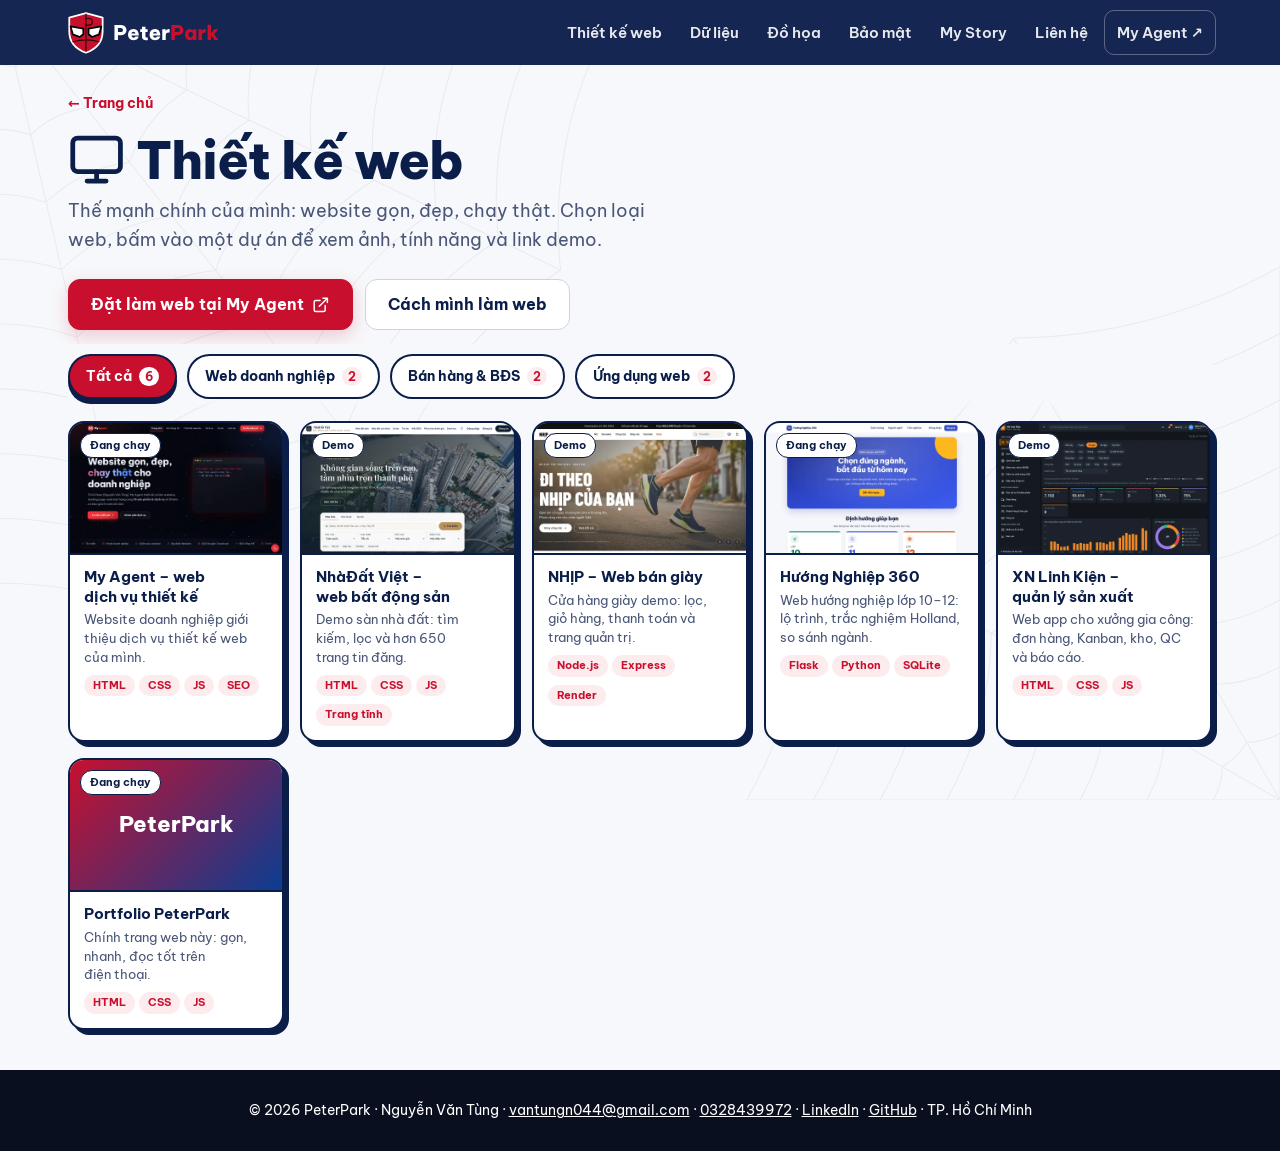
<file: thiet_ke_web.html>
<!doctype html><html lang="vi"><head><meta charset="utf-8"><meta name="viewport" content="width=device-width,initial-scale=1"><title>Thiết kế web · PeterPark</title><meta name="description" content="Thiết kế web của PeterPark (Nguyễn Văn Tùng): website doanh nghiệp My Agent, web bất động sản NhàĐất Việt, web bán giày NHỊP, ứng dụng Hướng Nghiệp 360 và web app quản lý sản xuất XN Linh Kiện Máy In."><meta name="author" content="Nguyễn Văn Tùng"><link rel="canonical" href="https://portfolio.myagentvn.com/thiet_ke_web.html"><meta property="og:type" content="website"><meta property="og:title" content="Thiết kế web · PeterPark"><meta property="og:description" content="Thiết kế web của PeterPark (Nguyễn Văn Tùng): website doanh nghiệp My Agent, web bất động sản NhàĐất Việt, web bán giày NHỊP, ứng dụng Hướng Nghiệp 360 và web app quản lý sản xuất XN Linh Kiện Máy In."><meta property="og:url" content="https://portfolio.myagentvn.com/thiet_ke_web.html"><meta property="og:image" content="https://portfolio.myagentvn.com/img/og_preview.png"><meta property="og:locale" content="vi_VN"><meta name="twitter:card" content="summary_large_image"><link rel="icon" href="logo/favicon.ico" sizes="any"><link rel="icon" type="image/svg+xml" href="logo/2_final_icon_sang.svg"><link rel="apple-touch-icon" href="logo/2_final_icon_192.png"><link rel="preload" href="fonts/bvp-vietnamese-400.woff2" as="font" type="font/woff2" crossorigin><link rel="preload" href="fonts/bvp-latin-400.woff2" as="font" type="font/woff2" crossorigin><link rel="stylesheet" href="fonts.css"><link rel="stylesheet" href="style.css"><link rel="stylesheet" href="projects.css"><meta name="theme-color" content="#0B1E4A"><meta property="og:site_name" content="PeterPark"><meta property="og:image:width" content="1200"><meta property="og:image:height" content="630"><meta property="og:image:alt" content="PeterPark – portfolio của Nguyễn Văn Tùng"><meta name="twitter:title" content="Thiết kế web · PeterPark"><meta name="twitter:description" content="Thiết kế web của PeterPark (Nguyễn Văn Tùng): website doanh nghiệp My Agent, web bất động sản NhàĐất Việt, web bán giày NHỊP, ứng dụng Hướng Nghiệp 360 và web app quản lý sản xuất XN Linh Kiện Máy In."><meta name="twitter:image" content="https://portfolio.myagentvn.com/img/og_preview.png"><meta name="twitter:image:alt" content="PeterPark – portfolio của Nguyễn Văn Tùng"><script type="application/ld+json">{"@context": "https://schema.org", "@graph": [{"@type": "WebPage", "@id": "https://portfolio.myagentvn.com/thiet_ke_web.html", "url": "https://portfolio.myagentvn.com/thiet_ke_web.html", "name": "Thiết kế web · PeterPark", "description": "Thiết kế web của PeterPark (Nguyễn Văn Tùng): website doanh nghiệp My Agent, web bất động sản NhàĐất Việt, web bán giày NHỊP, ứng dụng Hướng Nghiệp 360 và web app quản lý sản xuất XN Linh Kiện Máy In.", "inLanguage": "vi", "isPartOf": {"@id": "https://portfolio.myagentvn.com/#website"}, "author": {"@type": "Person", "name": "Nguyễn Văn Tùng", "url": "https://portfolio.myagentvn.com/"}}, {"@type": "BreadcrumbList", "itemListElement": [{"@type": "ListItem", "position": 1, "name": "Trang chủ", "item": "https://portfolio.myagentvn.com/"}, {"@type": "ListItem", "position": 2, "name": "Thiết kế web", "item": "https://portfolio.myagentvn.com/thiet_ke_web.html"}]}]}</script></head><body><a class="skip" href="#main">Bỏ qua tới nội dung</a><nav aria-label="Điều hướng chính"><a class="logo" href="index.html" aria-label="PeterPark"><img src="logo/2_final_ngang_toi.svg" alt="PeterPark" height="44"></a><button class="burger" type="button" aria-label="Mở menu" aria-expanded="false" aria-controls="menu"><svg viewBox="0 0 24 24" width="24" height="24" aria-hidden="true" fill="none" stroke="currentColor" stroke-width="2" stroke-linecap="round"><path class="b1" d="M4 7h16"/><path class="b2" d="M4 12h16"/><path class="b3" d="M4 17h16"/></svg></button><div class="menu" id="menu"><a href="thiet_ke_web.html" aria-current="page">Thiết kế web</a><a href="xu_ly_du_lieu.html">Dữ liệu</a><a href="thiet_ke_do_hoa.html">Đồ họa</a><a href="an_ninh_mang.html">Bảo mật</a><a href="index.html#story">My Story</a><a href="index.html#lienhe">Liên hệ</a><a class="mn-ma" href="https://myagentvn.com/" target="_blank" rel="noopener">My Agent ↗</a></div></nav><main id="main">
<section class="sub wsub"><a class="back" href="index.html">← Trang chủ</a><div class="whead"><div><h1 class="up"><svg class="i" viewBox="0 0 24 24" aria-hidden="true" focusable="false"><rect width="20" height="14" x="2" y="3" rx="2"/><path d="M8 21h8M12 17v4"/></svg> Thiết kế&nbsp;web</h1><p class="lead up d1">Thế mạnh chính của mình: website gọn, đẹp, chạy thật. Chọn loại web, bấm vào một dự án để xem ảnh, tính năng và link&nbsp;demo.</p></div><div class="whead-cta up d2"><a class="btn p" href="https://myagentvn.com/" target="_blank" rel="noopener">Đặt làm web tại My&nbsp;Agent <svg class="i" viewBox="0 0 24 24" aria-hidden="true" focusable="false"><path d="M15 3h6v6M10 14 21 3M18 13v6a2 2 0 0 1-2 2H5a2 2 0 0 1-2-2V8a2 2 0 0 1 2-2h6"/></svg></a><a class="btn o" href="#quy-trinh" data-open="quy-trinh" aria-haspopup="dialog" aria-controls="quy-trinh">Cách mình làm&nbsp;web</a></div></div><div class="wbar"><div class="chips wtabs" role="tablist" aria-label="Lọc theo loại web"><button role="tab" type="button" aria-selected="true" tabindex="0" aria-controls="wgrid" data-f="all">Tất cả <span>6</span></button><button role="tab" type="button" aria-selected="false" tabindex="-1" aria-controls="wgrid" data-f="dn">Web doanh nghiệp <span>2</span></button><button role="tab" type="button" aria-selected="false" tabindex="-1" aria-controls="wgrid" data-f="bh">Bán hàng &amp; BĐS <span>2</span></button><button role="tab" type="button" aria-selected="false" tabindex="-1" aria-controls="wgrid" data-f="ud">Ứng dụng web <span>2</span></button></div></div><div class="wgrid up d2" id="wgrid" role="tabpanel" aria-label="Dự án thiết kế web"><a class="wc" href="#my-agent" data-open="my-agent" data-dom="dn" aria-haspopup="dialog" aria-controls="my-agent"><span class="wc-th"><img src="img/my_agent/trang_chu.webp" alt="" loading="lazy" decoding="async" width="1000" height="625"><em>Đang chạy</em></span><span class="wc-b"><b>My Agent – web dịch vụ thiết&nbsp;kế</b><small>Website doanh nghiệp giới thiệu dịch vụ thiết kế web của&nbsp;mình.</small><span class="pj-tg"><i>HTML</i><i>CSS</i><i>JS</i><i>SEO</i></span></span></a><a class="wc" href="#nhadat" data-open="nhadat" data-dom="bh" aria-haspopup="dialog" aria-controls="nhadat"><span class="wc-th"><img src="img/nhadat/trang_chu.webp" alt="" loading="lazy" decoding="async" width="1000" height="625"><em>Demo</em></span><span class="wc-b"><b>NhàĐất Việt – web bất động&nbsp;sản</b><small>Demo sàn nhà đất: tìm kiếm, lọc và hơn 650 trang tin&nbsp;đăng.</small><span class="pj-tg"><i>HTML</i><i>CSS</i><i>JS</i><i>Trang tĩnh</i></span></span></a><a class="wc" href="#nhip" data-open="nhip" data-dom="bh" aria-haspopup="dialog" aria-controls="nhip"><span class="wc-th"><img src="img/nhip/home.webp" alt="" loading="lazy" decoding="async" width="1000" height="625"><em>Demo</em></span><span class="wc-b"><b>NHỊP – Web bán&nbsp;giày</b><small>Cửa hàng giày demo: lọc, giỏ hàng, thanh toán và trang quản&nbsp;trị.</small><span class="pj-tg"><i>Node.js</i><i>Express</i><i>Render</i></span></span></a><a class="wc" href="#hn360" data-open="hn360" data-dom="ud" aria-haspopup="dialog" aria-controls="hn360"><span class="wc-th"><img src="img/huong_nghiep/trang_chu.webp" alt="" loading="lazy" decoding="async" width="1000" height="625"><em>Đang chạy</em></span><span class="wc-b"><b>Hướng Nghiệp&nbsp;360</b><small>Web hướng nghiệp lớp 10–12: lộ trình, trắc nghiệm Holland, so sánh&nbsp;ngành.</small><span class="pj-tg"><i>Flask</i><i>Python</i><i>SQLite</i></span></span></a><a class="wc" href="#xnlk" data-open="xnlk" data-dom="ud" aria-haspopup="dialog" aria-controls="xnlk"><span class="wc-th"><img src="img/xn_linh_kien/tong_quan.webp" alt="" loading="lazy" decoding="async" width="1000" height="625"><em>Demo</em></span><span class="wc-b"><b>XN Linh Kiện – quản lý sản&nbsp;xuất</b><small>Web app cho xưởng gia công: đơn hàng, Kanban, kho, QC và báo&nbsp;cáo.</small><span class="pj-tg"><i>HTML</i><i>CSS</i><i>JS</i></span></span></a><a class="wc" href="#portfolio" data-open="portfolio" data-dom="dn" aria-haspopup="dialog" aria-controls="portfolio"><span class="wc-th"><span class="wc-ph" aria-hidden="true">PeterPark</span><em>Đang chạy</em></span><span class="wc-b"><b>Portfolio&nbsp;PeterPark</b><small>Chính trang web này: gọn, nhanh, đọc tốt trên điện&nbsp;thoại.</small><span class="pj-tg"><i>HTML</i><i>CSS</i><i>JS</i></span></span></a></div><p class="whint">Kéo ngang để xem thêm dự án&nbsp;→</p></section></main><section class="pm" id="my-agent" role="dialog" aria-modal="true" aria-labelledby="my-agent-t" hidden><div class="pm-box" tabindex="-1"><button class="pm-x" type="button" aria-label="Đóng">×</button><div class="card pm-grid"><div><span class="pill">HTML</span><span class="pill">CSS</span><span class="pill">JavaScript</span><span class="pill">SEO</span><span class="pill">GitHub Pages</span><h2 class="pm-t" id="my-agent-t" style="margin:10px 0 8px">My Agent – web dịch vụ thiết&nbsp;kế</h2><p style="opacity:.75;line-height:1.6">Website doanh nghiệp của My Agent, nơi mình nhận thiết kế website, landing page và web bán hàng. Mình tự làm từ giao diện, nội dung đến cấu hình tên miền&nbsp;riêng.</p><ul class="pm-ul"><li>Các trang dịch vụ, dự án, công cụ, giới thiệu và liên hệ, có trang chính sách bảo mật và ghi&nbsp;nguồn.</li><li>Giao diện tối, hiệu ứng nhẹ, đọc tốt trên điện&nbsp;thoại.</li><li>Thẻ SEO, sitemap và tên miền riêng myagentvn.com có&nbsp;HTTPS.</li></ul><p class="pm-btns"><a class="btn p" href="https://myagentvn.com/" target="_blank" rel="noopener">Xem website <svg class="i" viewBox="0 0 24 24" aria-hidden="true" focusable="false"><path d="M15 3h6v6M10 14 21 3M18 13v6a2 2 0 0 1-2 2H5a2 2 0 0 1-2-2V8a2 2 0 0 1 2-2h6"/></svg></a></p></div><figure class="art2 pm-shot" data-full="img/my_agent/trang_chu.webp" data-cap="Trang chủ My Agent"><img src="img/my_agent/trang_chu.webp" alt="Trang chủ My Agent" loading="lazy" width="1000" height="625"><figcaption><b>Trang chủ My Agent</b></figcaption></figure></div></div></section><section class="pm" id="nhadat" role="dialog" aria-modal="true" aria-labelledby="nhadat-t" hidden><div class="pm-box" tabindex="-1"><button class="pm-x" type="button" aria-label="Đóng">×</button><div class="card pm-grid"><div><span class="pill">HTML</span><span class="pill">CSS</span><span class="pill">JavaScript</span><span class="pill">Trang tĩnh</span><span class="pill">GitHub Pages</span><h2 class="pm-t" id="nhadat-t" style="margin:10px 0 8px">NhàĐất Việt – web bất động&nbsp;sản</h2><p style="opacity:.75;line-height:1.6">Demo website bất động sản dạng trang tĩnh: trang chủ có ô tìm kiếm theo khu vực, loại hình, mức giá và diện tích, cùng các trang mua bán, cho thuê, dự án và tin&nbsp;tức.</p><ul class="pm-ul"><li>Hơn 650 trang HTML tạo sẵn cho từng khu vực và loại nhà&nbsp;đất.</li><li>Bộ tìm kiếm theo khu vực, loại hình, giá và diện&nbsp;tích.</li><li>Toàn bộ tin đăng, giá và biểu đồ là dữ liệu mẫu; ảnh từ Wikimedia Commons có ghi&nbsp;nguồn.</li></ul><p class="pm-btns"><a class="btn p" href="https://nhadat.myagentvn.com/" target="_blank" rel="noopener">Xem bản demo <svg class="i" viewBox="0 0 24 24" aria-hidden="true" focusable="false"><path d="M15 3h6v6M10 14 21 3M18 13v6a2 2 0 0 1-2 2H5a2 2 0 0 1-2-2V8a2 2 0 0 1 2-2h6"/></svg></a><a class="btn o" href="https://github.com/PeterPark108/nhadat-viet-demo" target="_blank" rel="noopener">GitHub</a></p></div><figure class="art2 pm-shot" data-full="img/nhadat/trang_chu.webp" data-cap="Trang chủ NhàĐất Việt"><img src="img/nhadat/trang_chu.webp" alt="Trang chủ NhàĐất Việt" loading="lazy" width="1000" height="625"><figcaption><b>Trang chủ NhàĐất Việt</b></figcaption></figure></div></div></section><section class="pm" id="nhip" role="dialog" aria-modal="true" aria-labelledby="nhip-t" hidden><div class="pm-box" tabindex="-1"><button class="pm-x" type="button" aria-label="Đóng">×</button><div class="card" style="margin-bottom:22px"><span class="pill">Node.js</span><span class="pill">Express</span><span class="pill">JavaScript</span><span class="pill">Render</span><span class="pill">Vibe coding</span><h2 class="pm-t" id="nhip-t" style="margin:10px 0 8px"><svg class="i" viewBox="0 0 24 24" fill="none" stroke="currentColor" stroke-width="2" stroke-linecap="round" stroke-linejoin="round" aria-hidden="true" focusable="false"><path d="M6 2 3 6v14a2 2 0 0 0 2 2h14a2 2 0 0 0 2-2V6l-3-4z"/><path d="M3 6h18M16 10a4 4 0 0 1-8 0"/></svg> NHỊP – Web bán&nbsp;giày</h2><p style="opacity:.75;line-height:1.6">Cửa hàng giày trực tuyến demo: xem, lọc, chọn size, cho vào giỏ và đặt hàng, kèm trang quản trị tồn&nbsp;kho.</p>
<ul style="margin:12px 0 0 18px;line-height:1.7;opacity:.85"><li>100 mẫu giày thuộc 9 dòng, banner 5 slide, nhãn Mới / Bán chạy /&nbsp;Sale.</li><li>Tìm kiếm và lọc theo dòng, size, màu, giá, đang giảm&nbsp;giá.</li><li>Giỏ hàng dạng ngăn kéo, thanh toán một trang kiểm tra dữ liệu ngay khi nhập, mã giảm&nbsp;giá.</li><li>Trang quản trị: xem đơn, tìm kiếm và sửa tồn kho theo&nbsp;size.</li></ul>
<p style="margin-top:16px;display:flex;gap:16px;flex-wrap:wrap"><a class="btn p" href="https://nhip-shoe-shop.onrender.com" target="_blank" rel="noopener">Xem bản chạy</a><a class="btn o" href="https://github.com/PeterPark108/nhip-shoe-shop" target="_blank" rel="noopener">GitHub</a></p><p style="font-size:12px;opacity:.55;margin-top:10px">Bản demo trên hosting miễn phí (mở lần đầu mất khoảng 30 giây). Ảnh sản phẩm do AI tạo, đánh giá là nội dung&nbsp;mẫu.</p></div>
<div class="gal2" style="margin-bottom:22px"><figure class="art2" data-full="img/nhip/home.webp" data-cap="Trang chủ"><img src="img/nhip/home.webp" alt="Trang chủ" loading="lazy" width="1000" height="625" style="height:auto"><figcaption><b>Trang chủ</b><small>Banner 5 slide và dòng sản&nbsp;phẩm</small></figcaption></figure><figure class="art2" data-full="img/nhip/list_filtered.webp" data-cap="Danh sách + bộ lọc"><img src="img/nhip/list_filtered.webp" alt="Danh sách + bộ lọc" loading="lazy" width="1000" height="625" style="height:auto"><figcaption><b>Danh sách + bộ lọc</b><small>Lọc theo size, màu,&nbsp;giá</small></figcaption></figure><figure class="art2" data-full="img/nhip/product.webp" data-cap="Trang sản phẩm"><img src="img/nhip/product.webp" alt="Trang sản phẩm" loading="lazy" width="1000" height="625" style="height:auto"><figcaption><b>Trang sản phẩm</b><small>Chọn màu, size, tồn&nbsp;kho</small></figcaption></figure><figure class="art2" data-full="img/nhip/checkout.webp" data-cap="Thanh toán"><img src="img/nhip/checkout.webp" alt="Thanh toán" loading="lazy" width="1000" height="625" style="height:auto"><figcaption><b>Thanh toán</b><small>Một trang, báo lỗi ngay khi&nbsp;nhập</small></figcaption></figure></div></div></section><section class="pm" id="hn360" role="dialog" aria-modal="true" aria-labelledby="hn360-t" hidden><div class="pm-box" tabindex="-1"><button class="pm-x" type="button" aria-label="Đóng">×</button><div class="card" style="margin-bottom:22px"><span class="pill">Flask</span><span class="pill">Python</span><span class="pill">SQLite</span><span class="pill">Nginx</span><span class="pill">Vibe coding</span><h2 class="pm-t" id="hn360-t" style="margin:10px 0 8px"><svg class="i" viewBox="0 0 24 24" fill="none" stroke="currentColor" stroke-width="2" stroke-linecap="round" stroke-linejoin="round" aria-hidden="true" focusable="false"><circle cx="12" cy="12" r="10"/><path d="m16.24 7.76-2.12 6.36-6.36 2.12 2.12-6.36z"/></svg> Hướng Nghiệp&nbsp;360</h2><p style="opacity:.75;line-height:1.6">Web hướng nghiệp cho học sinh lớp 10–12: lộ trình từng bước cho mỗi lớp, trắc nghiệm sở thích và so sánh ngành&nbsp;học.</p>
<ul style="margin:12px 0 0 18px;line-height:1.7;opacity:.85"><li>25 trang con hướng dẫn từng bước theo lộ trình lớp 10, 11 và&nbsp;12.</li><li>Trắc nghiệm Holland (RIASEC) 30 câu, biểu đồ radar và gợi ý ngành phù&nbsp;hợp.</li><li>Đăng ký tài khoản, lưu kết quả trắc nghiệm và tiến độ từng&nbsp;bước.</li><li>Trang ngành có số liệu thu nhập kèm nguồn, so sánh 2–3 ngành, đã chạy thật trên VPS riêng tại huongnghiep.myagentvn.com.</li><li>Mới cập nhật: thẻ “Tiếp tục từ chỗ dừng”, thanh thao tác dính đáy trên điện thoại, trắc nghiệm báo câu chưa&nbsp;trả&nbsp;lời; 124 kiểm thử tự&nbsp;động.</li></ul>
<p style="margin-top:16px;display:flex;gap:16px;flex-wrap:wrap"><a class="btn p" href="https://huongnghiep.myagentvn.com" target="_blank" rel="noopener">Xem bản chạy</a><a class="btn o" href="https://github.com/PeterPark108/huong-nghiep-360" target="_blank" rel="noopener">GitHub</a></p><p style="font-size:12px;opacity:.55;margin-top:10px">Bản chạy thật tại tên miền riêng huongnghiep.myagentvn.com (VPS, Nginx,&nbsp;HTTPS).</p></div>
<div class="gal2" style="margin-bottom:22px"><figure class="art2" data-full="img/huong_nghiep/trang_chu.webp" data-cap="Trang chủ"><img src="img/huong_nghiep/trang_chu.webp" alt="Trang chủ" loading="lazy" width="1000" height="625" style="height:auto"><figcaption><b>Trang chủ</b><small>Chọn lớp để xem lộ&nbsp;trình</small></figcaption></figure><figure class="art2" data-full="img/huong_nghiep/lop_10.webp" data-cap="Lộ trình lớp 10"><img src="img/huong_nghiep/lop_10.webp" alt="Lộ trình lớp 10" loading="lazy" width="1000" height="625" style="height:auto"><figcaption><b>Lộ trình lớp 10</b><small>Checklist theo từng giai&nbsp;đoạn</small></figcaption></figure><figure class="art2" data-full="img/huong_nghiep/buoc.webp" data-cap="Trang con từng bước"><img src="img/huong_nghiep/buoc.webp" alt="Trang con từng bước" loading="lazy" width="1000" height="625" style="height:auto"><figcaption><b>Trang con từng bước</b><small>Hướng dẫn, ghi chép và nguồn chính&nbsp;thống</small></figcaption></figure><figure class="art2" data-full="img/huong_nghiep/quiz.webp" data-cap="Trắc nghiệm Holland"><img src="img/huong_nghiep/quiz.webp" alt="Trắc nghiệm Holland" loading="lazy" width="1000" height="625" style="height:auto"><figcaption><b>Trắc nghiệm Holland</b><small>30 câu, chỉ để tham&nbsp;khảo</small></figcaption></figure></div></div></section><section class="pm" id="xnlk" role="dialog" aria-modal="true" aria-labelledby="xnlk-t" hidden><div class="pm-box" tabindex="-1"><button class="pm-x" type="button" aria-label="Đóng">×</button><div class="card" style="margin-bottom:22px"><span class="pill">HTML</span><span class="pill">CSS</span><span class="pill">JavaScript</span><span class="pill">localStorage</span><span class="pill">Vibe coding</span><h2 class="pm-t" id="xnlk-t" style="margin:10px 0 8px"><svg class="i" viewBox="0 0 24 24" fill="none" stroke="currentColor" stroke-width="2" stroke-linecap="round" stroke-linejoin="round" aria-hidden="true" focusable="false"><rect width="7" height="9" x="3" y="3" rx="1"/><rect width="7" height="5" x="14" y="3" rx="1"/><rect width="7" height="9" x="14" y="12" rx="1"/><rect width="7" height="5" x="3" y="16" rx="1"/></svg> XN Linh Kiện Máy&nbsp;In – quản lý sản&nbsp;xuất</h2><p style="opacity:.75;line-height:1.6">Web app mẫu quản lý sản xuất cho xưởng gia công linh kiện máy in: theo dõi đơn hàng, lệnh sản xuất, kho vật tư, chất lượng và công nợ trên một giao&nbsp;diện.</p><ul style="margin:12px 0 0 18px;line-height:1.7;opacity:.85"><li>13 module: đơn hàng, lệnh SX (Kanban kéo-thả, Gantt), BOM, QC, máy móc, kho, giao hàng, báo giá, công nợ, nhân sự và báo&nbsp;cáo.</li><li>Trang tổng quan có bộ lọc slicer theo thời gian, loại linh kiện, trạng thái và công đoạn; KPI và biểu đồ SVG cập nhật&nbsp;ngay.</li><li>Bảng dữ liệu tùy chỉnh cột, lưu bộ lọc, sửa tại ô, xuất / nhập CSV; báo giá nhiều dòng tự tính&nbsp;VAT.</li><li>In phiếu lệnh SX và nhãn có mã vạch Code 128, vai trò demo, giao diện tối / sáng, chạy tốt trên điện&nbsp;thoại.</li></ul><p style="margin-top:16px;display:flex;gap:16px;flex-wrap:wrap"><a class="btn p" href="https://xnlinhkien.myagentvn.com" target="_blank" rel="noopener">Xem bản chạy <svg class="i" viewBox="0 0 24 24" aria-hidden="true" focusable="false"><path d="M15 3h6v6M10 14 21 3M18 13v6a2 2 0 0 1-2 2H5a2 2 0 0 1-2-2V8a2 2 0 0 1 2-2h6"/></svg></a><a class="btn o" href="https://github.com/PeterPark108/xn-linh-kien-may-in" target="_blank" rel="noopener">GitHub</a></p><p style="font-size:12px;opacity:.55;margin-top:10px">Bản mẫu không có backend: dữ liệu là dữ liệu giả, lưu trong localStorage của trình&nbsp;duyệt.</p></div><div class="gal2" style="margin-bottom:22px"><figure class="art2" data-full="img/xn_linh_kien/tong_quan.webp" data-cap="Trang tổng quan"><img src="img/xn_linh_kien/tong_quan.webp" alt="Trang tổng quan với KPI và biểu đồ sản lượng" loading="lazy" width="1000" height="625" style="height:auto"><figcaption><b>Trang tổng quan</b><small>KPI, biểu đồ và bộ lọc&nbsp;slicer</small></figcaption></figure><figure class="art2" data-full="img/xn_linh_kien/kanban.webp" data-cap="Kanban lệnh sản xuất"><img src="img/xn_linh_kien/kanban.webp" alt="Bảng Kanban lệnh sản xuất theo công đoạn" loading="lazy" width="1000" height="625" style="height:auto"><figcaption><b>Kanban lệnh sản xuất</b><small>Kéo-thả thẻ qua từng công&nbsp;đoạn</small></figcaption></figure><figure class="art2" data-full="img/xn_linh_kien/bao_gia.webp" data-cap="Báo giá nhiều dòng"><img src="img/xn_linh_kien/bao_gia.webp" alt="Form báo giá nhiều dòng có VAT" loading="lazy" width="1000" height="625" style="height:auto"><figcaption><b>Báo giá nhiều dòng</b><small>Tự tính tiền hàng, VAT và tổng&nbsp;cộng</small></figcaption></figure><figure class="art2" data-full="img/xn_linh_kien/gantt.webp" data-cap="Kế hoạch Gantt"><img src="img/xn_linh_kien/gantt.webp" alt="Biểu đồ Gantt kế hoạch lệnh sản xuất" loading="lazy" width="1000" height="625" style="height:auto"><figcaption><b>Kế hoạch Gantt</b><small>Lịch chạy lệnh sản xuất theo&nbsp;máy</small></figcaption></figure></div></div></section><section class="pm" id="portfolio" role="dialog" aria-modal="true" aria-labelledby="portfolio-t" hidden><div class="pm-box" tabindex="-1"><button class="pm-x" type="button" aria-label="Đóng">×</button><div class="card pm-grid"><div><span class="pill">HTML</span><span class="pill">CSS</span><span class="pill">JavaScript</span><span class="pill">Vibecode</span><h2 class="pm-t" id="portfolio-t" style="margin:10px 0 8px">Portfolio&nbsp;PeterPark</h2><p style="opacity:.75;line-height:1.6">Chính trang web bạn đang xem. Mình tự thiết kế và viết bằng HTML, CSS, JavaScript thuần, không dùng framework, để trang tải nhanh và dễ sửa.</p><ul class="pm-ul"><li>Bố cục gọn: chọn nhóm, bấm thẻ để xem chi tiết, hạn chế phải cuộn&nbsp;dài.</li><li>Dùng được bằng bàn phím: Tab, Enter và Esc để&nbsp;đóng.</li><li>Ảnh WebP tải lười, font tự host, có thẻ SEO và&nbsp;sitemap.</li></ul><p class="pm-btns"><a class="btn o" href="https://github.com/PeterPark108/PeterPark108.github.io" target="_blank" rel="noopener">GitHub</a></p></div></div></div></section><section class="pm" id="quy-trinh" role="dialog" aria-modal="true" aria-labelledby="quy-trinh-t" hidden><div class="pm-box" tabindex="-1"><button class="pm-x" type="button" aria-label="Đóng">×</button><h2 class="pm-t" id="quy-trinh-t" style="margin:0 0 6px">Cách mình làm web bằng&nbsp;vibecode</h2><p style="opacity:.75;margin-bottom:18px">Mô tả ý tưởng cho AI, rồi tự chỉnh từng dòng code và giao&nbsp;diện.</p><div class="ide"><div class="win"><div class="bar3"><i></i><i></i><i></i>&nbsp; index.html</div><div class="code"><span class="c">&lt;!-- Website bán ô tô --&gt;</span><br>&lt;<span class="k">section</span> class=<span class="s">"hero"</span>&gt;<br>&nbsp;&nbsp;&lt;<span class="k">h1</span>&gt;Xe mới về&lt;/<span class="k">h1</span>&gt;<br>&nbsp;&nbsp;&lt;<span class="k">button</span>&gt;Xem xe&lt;/<span class="k">button</span>&gt;<br>&lt;/<span class="k">section</span>&gt;<br><br><span class="k">.hero</span> { background: <span class="s">#1e6bff</span>; }<br><span class="c">/* AI gợi ý: thêm hiệu ứng hover */</span><span class="caret">▌</span></div></div>
<div class="win"><div class="bar3"><i></i><i></i><i></i>&nbsp; localhost:5500 · Xem trước</div><div class="ph" style="height:330px">Ảnh chụp website bán ô tô</div></div></div>
<div class="prompt"><div class="ai"><svg class="i" viewBox="0 0 24 24" fill="none" stroke="currentColor" stroke-width="2" stroke-linecap="round" stroke-linejoin="round" aria-hidden="true" focusable="false"><path d="M9.94 15.5A2 2 0 0 0 8.5 14.06l-6.14-1.58a.5.5 0 0 1 0-.96L8.5 9.94A2 2 0 0 0 9.94 8.5l1.58-6.14a.5.5 0 0 1 .96 0l1.58 6.14a2 2 0 0 0 1.44 1.44l6.14 1.58a.5.5 0 0 1 0 .96l-6.14 1.58a2 2 0 0 0-1.44 1.44l-1.58 6.14a.5.5 0 0 1-.96 0z"/></svg></div><p>“Tạo giúp mình trang giới thiệu xe với tông xanh trắng, có hiệu ứng khi rê chuột<span class="caret">|</span>”</p><span class="btn p" aria-hidden="true">Gửi</span></div>
<div class="grid3"><div class="card"><h4>Website bán ô&nbsp;tô</h4><p style="opacity:.65;font-size:14px;margin:6px 0 12px">Trang giới thiệu và bán&nbsp;xe.</p><span class="pill">HTML</span><span class="pill">CSS</span></div><div class="card"><h4>Portfolio&nbsp;PeterPark</h4><p style="opacity:.65;font-size:14px;margin:6px 0 12px">Chính trang web&nbsp;này.</p><span class="pill">Vibecode</span><span class="pill">JS</span></div><div class="card"><h4>Dự án tiếp&nbsp;theo</h4><p style="opacity:.65;font-size:14px;margin:6px 0 12px">(Sẽ cập&nbsp;nhật)</p><span class="pill">Sắp làm</span></div></div></div></section><footer>© 2026 PeterPark · Nguyễn Văn Tùng · <a href="mailto:vantungn044@gmail.com">vantungn044@gmail.com</a> · <a href="tel:0328439972">0328439972</a> · <a href="https://www.linkedin.com/in/PeterPark108" target="_blank" rel="noopener">LinkedIn</a> · <a href="https://github.com/PeterPark108" target="_blank" rel="noopener">GitHub</a> · TP. Hồ Chí Minh</footer><div class="lb" id="lb"><button aria-label="Đóng">×</button><img alt=""><p></p></div><script src="web.js"></script><script src="lightbox.js"></script><script src="projects.js"></script></body></html>
</file>
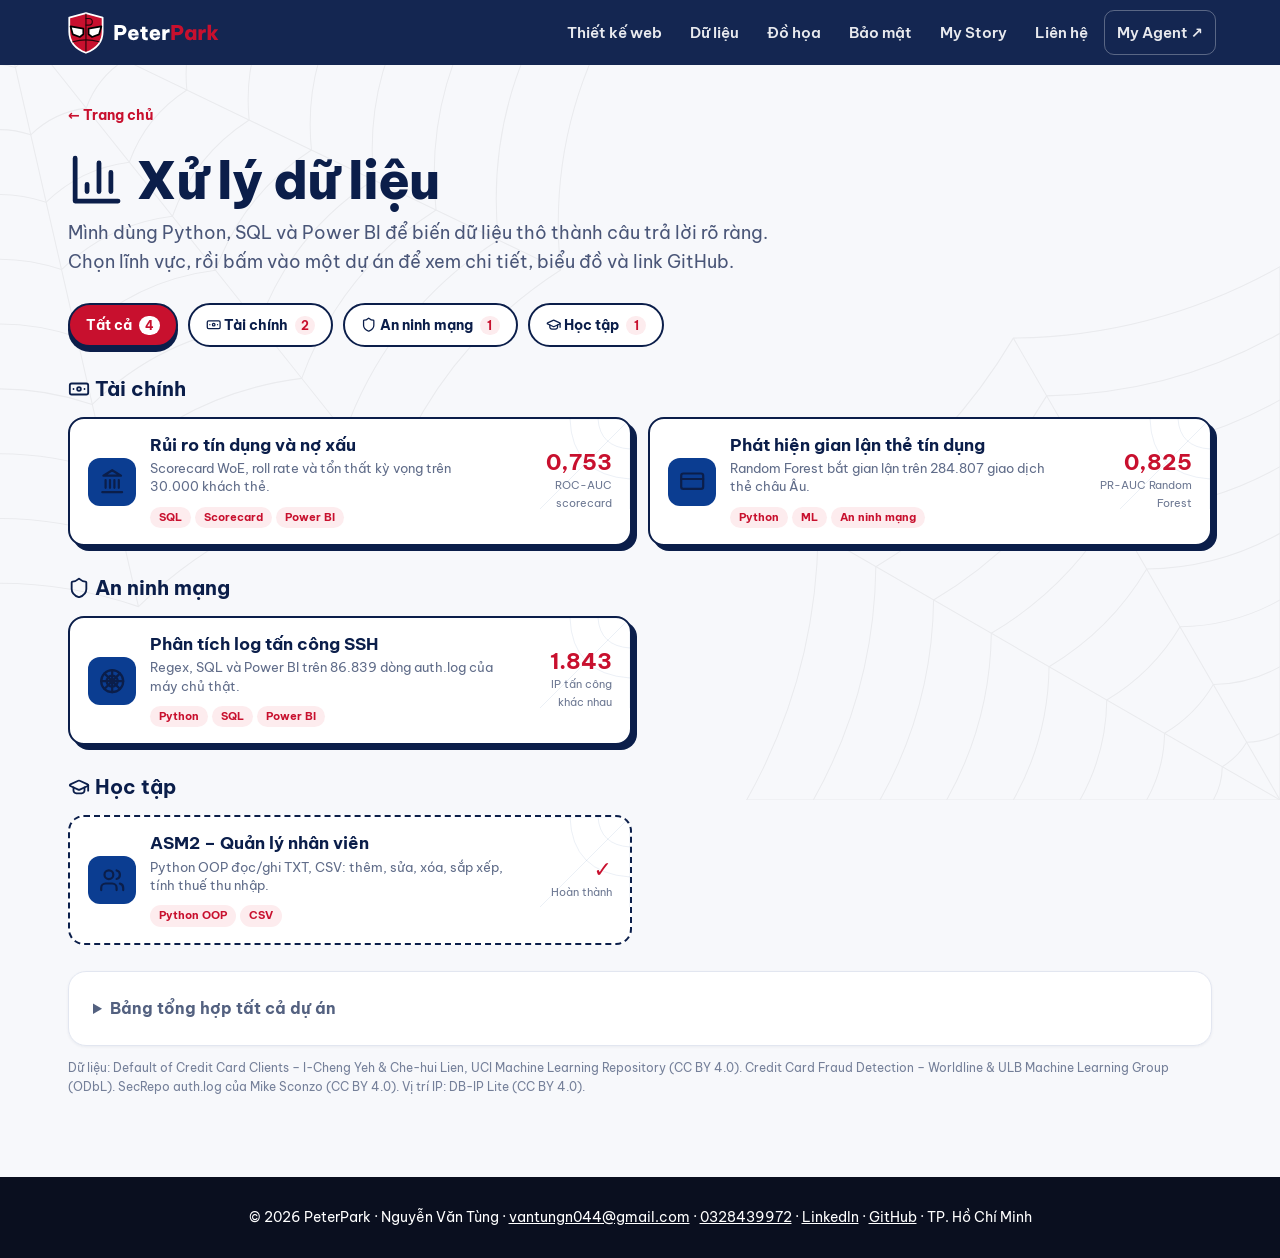
<file: xu_ly_du_lieu.html>
<!doctype html>
<!-- HƯỚNG DẪN THÊM DỰ ÁN MỚI:
1) Chép 1 thẻ a class="pj" vào đúng section class="dm" data-dom="..." (tc = Tài chính, an = An ninh mạng, ht = Học tập); đổi href="#id", data-open, aria-controls, tiêu đề, mô tả 1 dòng, 2–3 tag, 1 chỉ số.
2) Chép 1 khối section class="pm" id="id" (cuối trang) và thay nội dung chi tiết: mô tả, 4 thẻ kpi, gallery .art2 (lightbox tự hoạt động), nút GitHub.
3) Cập nhật số đếm trong nút lọc .chips. Lĩnh vực mới: thêm 1 section class="dm" và 1 nút lọc. -->
<html lang="vi"><head><meta charset="utf-8"><meta name="viewport" content="width=device-width,initial-scale=1"><title>Xử lý dữ liệu · PeterPark</title><meta name="description" content="Dự án xử lý dữ liệu của PeterPark: phân tích rủi ro tín dụng, phát hiện gian lận thẻ tín dụng và phân tích log tấn công SSH bằng Python, SQL, machine learning và dashboard Power BI."><meta name="author" content="Nguyễn Văn Tùng"><link rel="canonical" href="https://portfolio.myagentvn.com/xu_ly_du_lieu.html"><meta property="og:type" content="website"><meta property="og:title" content="Xử lý dữ liệu · PeterPark"><meta property="og:description" content="Dự án xử lý dữ liệu của PeterPark: phân tích rủi ro tín dụng, phát hiện gian lận thẻ tín dụng và phân tích log tấn công SSH bằng Python, SQL, machine learning và dashboard Power BI."><meta property="og:url" content="https://portfolio.myagentvn.com/xu_ly_du_lieu.html"><meta property="og:image" content="https://portfolio.myagentvn.com/img/og_preview.png"><meta property="og:locale" content="vi_VN"><meta name="twitter:card" content="summary_large_image"><link rel="icon" href="logo/favicon.ico" sizes="any"><link rel="icon" type="image/svg+xml" href="logo/2_final_icon_sang.svg"><link rel="apple-touch-icon" href="logo/2_final_icon_192.png"><link rel="preload" href="fonts/bvp-vietnamese-400.woff2" as="font" type="font/woff2" crossorigin><link rel="preload" href="fonts/bvp-latin-400.woff2" as="font" type="font/woff2" crossorigin><link rel="stylesheet" href="fonts.css"><link rel="stylesheet" href="style.css"><style>.mn-ma{border:1.5px solid #ffffff55}</style><meta name="theme-color" content="#0B1E4A"><style>
.chips{display:flex;flex-wrap:wrap;gap:10px;margin:-14px 0 26px}
.chips button{font:inherit;font-weight:700;font-size:14px;padding:9px 16px;border-radius:30px;border:2px solid #0B1E4A;background:#fff;color:#0B1E4A;cursor:pointer;transition:.2s}
.chips button span{display:inline-block;min-width:20px;margin-left:4px;padding:0 6px;border-radius:10px;background:#fdecee;color:#C8102E;font-size:12px}
.chips button[aria-selected=true]{background:#C8102E;color:#fff;box-shadow:0 5px 0 #0B1E4A}
.chips button[aria-selected=true] span{background:#fff}
.dm{margin-bottom:26px}.dm[hidden]{display:none}
.dm h2{font-size:20px;margin:0 0 12px;color:#0B1E4A}
.pjs{display:grid;grid-template-columns:repeat(auto-fill,minmax(380px,1fr));gap:16px}
.pj{display:flex;gap:14px;align-items:center;padding:16px 18px;border-radius:16px;border:2px solid #0B1E4A;background:#fff url("data:image/svg+xml,%3Csvg xmlns='http://www.w3.org/2000/svg' width='90' height='90' fill='none' stroke='%230B3D91' stroke-opacity='.08'%3E%3Cpath d='M90 0L0 90M90 0V90M90 0H0M90 30Q60 28 58 0M90 60Q32 56 30 0'/%3E%3C/svg%3E") no-repeat right top;box-shadow:5px 5px 0 #0B1E4A;color:inherit;text-decoration:none;transition:transform .25s,box-shadow .25s;cursor:pointer}
a.pj:hover,a.pj:focus-visible{transform:translate(-2px,-3px);box-shadow:8px 8px 0 #C8102E;outline:none}
.pj-off{cursor:default;border-style:dashed;box-shadow:none}
.pj-ic{flex:none;width:48px;height:48px;display:grid;place-items:center;font-size:24px;border-radius:12px;background:#0B3D91}
.pj-b{flex:1;min-width:0}.pj-b b{display:block;font-size:17px;line-height:1.25;color:#0B1E4A}
.pj-b small{display:block;font-size:13px;opacity:.65;margin:3px 0 7px;line-height:1.4}
.pj-tg i{font-style:normal;display:inline-block;font-size:11px;font-weight:700;padding:2px 9px;border-radius:12px;background:#fdecee;color:#C8102E;margin:0 4px 0 0}
.pj-st{flex:none;text-align:right;width:92px}.pj-st strong{display:block;font-size:22px;color:#C8102E;line-height:1}
.pj-st em{display:block;font-style:normal;font-size:11px;opacity:.6;margin-top:4px}
.pm{position:fixed;inset:0;z-index:48;background:#0a0f1fcc;display:flex;align-items:flex-start;justify-content:center;padding:4vh 16px;overflow-y:auto}
.pm[hidden]{display:none}
.pm-box{position:relative;width:min(1080px,100%);background:#f6f7fb;border:2px solid #0B1E4A;border-radius:22px;padding:28px;box-shadow:10px 10px 0 #C8102E;animation:up .35s forwards;outline:none}
.pm-x{position:sticky;top:0;float:right;margin:-12px -12px 0 0;width:44px;height:44px;border-radius:50%;border:2px solid #0B1E4A;background:#C8102E;color:#fff;font-size:26px;line-height:1;cursor:pointer;z-index:2}
.pm-x:focus-visible{outline:3px solid #1A4FB8;outline-offset:2px}
body.pm-on{overflow:hidden}
.ds{margin-top:10px}.ds summary{cursor:pointer;font-weight:700;opacity:.7}
@media(max-width:600px){.chips{margin-top:-20px}.pjs{grid-template-columns:1fr}.pj{flex-wrap:wrap}.pj-st{text-align:left;max-width:none;display:flex;gap:8px;align-items:baseline;width:100%;padding-left:62px}.pj-st em{margin:0}.pm{padding:0}.pm-box{border-radius:0;min-height:100%;padding:18px;box-shadow:none}.pm .kpis{grid-template-columns:1fr 1fr}.pm .kpi strong{font-size:24px}.pm .gal2{grid-template-columns:1fr}}
</style><meta property="og:site_name" content="PeterPark"><meta property="og:image:width" content="1200"><meta property="og:image:height" content="630"><meta property="og:image:alt" content="PeterPark – portfolio của Nguyễn Văn Tùng"><meta name="twitter:title" content="Xử lý dữ liệu · PeterPark"><meta name="twitter:description" content="Dự án xử lý dữ liệu của PeterPark: phân tích rủi ro tín dụng, phát hiện gian lận thẻ tín dụng và phân tích log tấn công SSH bằng Python, SQL, machine learning và dashboard Power BI."><meta name="twitter:image" content="https://portfolio.myagentvn.com/img/og_preview.png"><meta name="twitter:image:alt" content="PeterPark – portfolio của Nguyễn Văn Tùng"><script type="application/ld+json">{"@context": "https://schema.org", "@graph": [{"@type": "WebPage", "@id": "https://portfolio.myagentvn.com/xu_ly_du_lieu.html", "url": "https://portfolio.myagentvn.com/xu_ly_du_lieu.html", "name": "Xử lý dữ liệu · PeterPark", "description": "Dự án xử lý dữ liệu của PeterPark: phân tích rủi ro tín dụng, phát hiện gian lận thẻ tín dụng và phân tích log tấn công SSH bằng Python, SQL, machine learning và dashboard Power BI.", "inLanguage": "vi", "isPartOf": {"@id": "https://portfolio.myagentvn.com/#website"}, "author": {"@type": "Person", "name": "Nguyễn Văn Tùng", "url": "https://portfolio.myagentvn.com/"}}, {"@type": "BreadcrumbList", "itemListElement": [{"@type": "ListItem", "position": 1, "name": "Trang chủ", "item": "https://portfolio.myagentvn.com/"}, {"@type": "ListItem", "position": 2, "name": "Xử lý dữ liệu", "item": "https://portfolio.myagentvn.com/xu_ly_du_lieu.html"}]}]}</script></head><body><a class="skip" href="#main">Bỏ qua tới nội dung</a><nav aria-label="Điều hướng chính"><a class="logo" href="index.html" aria-label="PeterPark"><img src="logo/2_final_ngang_toi.svg" alt="PeterPark" height="44"></a><button class="burger" type="button" aria-label="Mở menu" aria-expanded="false" aria-controls="menu"><svg viewBox="0 0 24 24" width="24" height="24" aria-hidden="true" fill="none" stroke="currentColor" stroke-width="2" stroke-linecap="round"><path class="b1" d="M4 7h16"/><path class="b2" d="M4 12h16"/><path class="b3" d="M4 17h16"/></svg></button><div class="menu" id="menu"><a href="thiet_ke_web.html">Thiết kế web</a><a href="xu_ly_du_lieu.html" aria-current="page">Dữ liệu</a><a href="thiet_ke_do_hoa.html">Đồ họa</a><a href="an_ninh_mang.html">Bảo mật</a><a href="index.html#story">My Story</a><a href="index.html#lienhe">Liên hệ</a><a class="mn-ma" href="https://myagentvn.com/" target="_blank" rel="noopener">My Agent ↗</a></div></nav><main id="main">
<section class="sub"><a class="back" href="index.html">← Trang chủ</a><h1 class="up"><svg class="i" viewBox="0 0 24 24" fill="none" stroke="currentColor" stroke-width="2" stroke-linecap="round" stroke-linejoin="round" aria-hidden="true" focusable="false"><path d="M3 3v18h18"/><path d="M18 17V9M13 17V5M8 17v-3"/></svg> Xử lý dữ&nbsp;liệu</h1><p class="lead up d1">Mình dùng Python, SQL và Power BI để biến dữ liệu thô thành câu trả lời rõ ràng. Chọn lĩnh vực, rồi bấm vào một dự án để xem chi tiết, biểu đồ và link&nbsp;GitHub.</p><div class="chips up d2" role="tablist" aria-label="Lọc theo lĩnh vực"><button role="tab" aria-selected="true" data-f="all">Tất cả <span>4</span></button><button role="tab" aria-selected="false" data-f="tc"><svg class="i" viewBox="0 0 24 24" fill="none" stroke="currentColor" stroke-width="2" stroke-linecap="round" stroke-linejoin="round" aria-hidden="true" focusable="false"><rect width="20" height="12" x="2" y="6" rx="2"/><circle cx="12" cy="12" r="2"/><path d="M6 12h.01M18 12h.01"/></svg> Tài chính <span>2</span></button><button role="tab" aria-selected="false" data-f="an"><svg class="i" viewBox="0 0 24 24" fill="none" stroke="currentColor" stroke-width="2" stroke-linecap="round" stroke-linejoin="round" aria-hidden="true" focusable="false"><path d="M20 13c0 5-3.5 7.5-7.66 8.95a1 1 0 0 1-.67-.01C7.5 20.5 4 18 4 13V6a1 1 0 0 1 1-1c2 0 4.5-1.2 6.24-2.72a1.17 1.17 0 0 1 1.52 0C14.51 3.81 17 5 19 5a1 1 0 0 1 1 1z"/></svg> An ninh mạng <span>1</span></button><button role="tab" aria-selected="false" data-f="ht"><svg class="i" viewBox="0 0 24 24" fill="none" stroke="currentColor" stroke-width="2" stroke-linecap="round" stroke-linejoin="round" aria-hidden="true" focusable="false"><path d="M21.42 10.92a1 1 0 0 0 0-1.84L12.83 5.18a2 2 0 0 0-1.66 0L2.6 9.08a1 1 0 0 0 0 1.83l8.57 3.91a2 2 0 0 0 1.66 0z"/><path d="M22 10v6"/><path d="M6 12.5V16a6 3 0 0 0 12 0v-3.5"/></svg> Học tập <span>1</span></button></div>
<section class="dm" data-dom="tc" aria-labelledby="h-tc"><h2 id="h-tc"><svg class="i" viewBox="0 0 24 24" fill="none" stroke="currentColor" stroke-width="2" stroke-linecap="round" stroke-linejoin="round" aria-hidden="true" focusable="false"><rect width="20" height="12" x="2" y="6" rx="2"/><circle cx="12" cy="12" r="2"/><path d="M6 12h.01M18 12h.01"/></svg> Tài chính</h2><div class="pjs"><a class="pj reveal" href="#du-an-rui-ro-tin-dung" data-open="du-an-rui-ro-tin-dung" aria-haspopup="dialog" aria-controls="du-an-rui-ro-tin-dung"><span class="pj-ic" aria-hidden="true"><svg class="i" viewBox="0 0 24 24" fill="none" stroke="currentColor" stroke-width="2" stroke-linecap="round" stroke-linejoin="round" aria-hidden="true" focusable="false"><path d="M3 22h18M6 18v-7M10 18v-7M14 18v-7M18 18v-7"/><path d="m12 2 8 5H4z"/></svg></span><span class="pj-b"><b>Rủi ro tín dụng và nợ&nbsp;xấu</b><small>Scorecard WoE, roll rate và tổn thất kỳ vọng trên 30.000 khách&nbsp;thẻ.</small><span class="pj-tg"><i>SQL</i><i>Scorecard</i><i>Power BI</i></span></span><span class="pj-st"><strong>0,753</strong><em>ROC-AUC scorecard</em></span></a><a class="pj reveal" href="#du-an-gian-lan-the" data-open="du-an-gian-lan-the" aria-haspopup="dialog" aria-controls="du-an-gian-lan-the"><span class="pj-ic" aria-hidden="true"><svg class="i" viewBox="0 0 24 24" fill="none" stroke="currentColor" stroke-width="2" stroke-linecap="round" stroke-linejoin="round" aria-hidden="true" focusable="false"><rect width="20" height="14" x="2" y="5" rx="2"/><path d="M2 10h20"/></svg></span><span class="pj-b"><b>Phát hiện gian lận thẻ tín&nbsp;dụng</b><small>Random Forest bắt gian lận trên 284.807 giao dịch thẻ châu&nbsp;Âu.</small><span class="pj-tg"><i>Python</i><i>ML</i><i>An ninh mạng</i></span></span><span class="pj-st"><strong>0,825</strong><em>PR-AUC Random Forest</em></span></a></div></section><section class="dm" data-dom="an" aria-labelledby="h-an"><h2 id="h-an"><svg class="i" viewBox="0 0 24 24" fill="none" stroke="currentColor" stroke-width="2" stroke-linecap="round" stroke-linejoin="round" aria-hidden="true" focusable="false"><path d="M20 13c0 5-3.5 7.5-7.66 8.95a1 1 0 0 1-.67-.01C7.5 20.5 4 18 4 13V6a1 1 0 0 1 1-1c2 0 4.5-1.2 6.24-2.72a1.17 1.17 0 0 1 1.52 0C14.51 3.81 17 5 19 5a1 1 0 0 1 1 1z"/></svg> An ninh mạng</h2><div class="pjs"><a class="pj reveal" href="#du-an-ssh-log" data-open="du-an-ssh-log" aria-haspopup="dialog" aria-controls="du-an-ssh-log"><span class="pj-ic" aria-hidden="true"><svg class="i" viewBox="0 0 24 24" fill="none" stroke="currentColor" stroke-width="2" stroke-linecap="round" stroke-linejoin="round" aria-hidden="true" focusable="false"><circle cx="12" cy="12" r="10"/><path d="M12 2v20M2 12h20M4.9 4.9l14.2 14.2M19.1 4.9 4.9 19.1"/><circle cx="12" cy="12" r="5"/></svg></span><span class="pj-b"><b>Phân tích log tấn công&nbsp;SSH</b><small>Regex, SQL và Power BI trên 86.839 dòng auth.log của máy chủ&nbsp;thật.</small><span class="pj-tg"><i>Python</i><i>SQL</i><i>Power BI</i></span></span><span class="pj-st"><strong>1.843</strong><em>IP tấn công khác&nbsp;nhau</em></span></a></div></section><section class="dm" data-dom="ht" aria-labelledby="h-ht"><h2 id="h-ht"><svg class="i" viewBox="0 0 24 24" fill="none" stroke="currentColor" stroke-width="2" stroke-linecap="round" stroke-linejoin="round" aria-hidden="true" focusable="false"><path d="M21.42 10.92a1 1 0 0 0 0-1.84L12.83 5.18a2 2 0 0 0-1.66 0L2.6 9.08a1 1 0 0 0 0 1.83l8.57 3.91a2 2 0 0 0 1.66 0z"/><path d="M22 10v6"/><path d="M6 12.5V16a6 3 0 0 0 12 0v-3.5"/></svg> Học tập</h2><div class="pjs"><div class="pj pj-off reveal"><span class="pj-ic" aria-hidden="true"><svg class="i" viewBox="0 0 24 24" fill="none" stroke="currentColor" stroke-width="2" stroke-linecap="round" stroke-linejoin="round" aria-hidden="true" focusable="false"><path d="M16 21v-2a4 4 0 0 0-4-4H6a4 4 0 0 0-4 4v2"/><circle cx="9" cy="7" r="4"/><path d="M22 21v-2a4 4 0 0 0-3-3.87M16 3.13a4 4 0 0 1 0 7.75"/></svg></span><span class="pj-b"><b>ASM2 – Quản lý nhân&nbsp;viên</b><small>Python OOP đọc/ghi TXT, CSV: thêm, sửa, xóa, sắp xếp, tính thuế thu&nbsp;nhập.</small><span class="pj-tg"><i>Python OOP</i><i>CSV</i></span></span><span class="pj-st"><strong>✓</strong><em>Hoàn&nbsp;thành</em></span></div></div></section><details class="card ds reveal" style="margin-top:10px"><summary>Bảng tổng hợp tất cả dự&nbsp;án</summary><table><tr><th>Dự án</th><th>Công nghệ</th><th>Mô tả</th><th>Trạng thái</th></tr>
<tr><td><b><a href="https://github.com/PeterPark108/phan-tich-rui-ro-tin-dung" target="_blank" rel="noopener">Rủi ro tín dụng và nợ xấu</a></b></td><td>SQL, Python, scikit-learn, Power&nbsp;BI</td><td>14 truy vấn SQL, scorecard WoE AUC 0,753, roll rate, dashboard 4&nbsp;trang</td><td><span class="pill">Hoàn thành</span></td></tr>
<tr><td><b><a href="https://github.com/PeterPark108/phan-tich-gian-lan-the-tin-dung" target="_blank" rel="noopener">Phát hiện gian lận thẻ tín dụng</a></b></td><td>Python, SQL, scikit-learn, Power&nbsp;BI</td><td>10 truy vấn SQL, 13 biểu đồ, Random Forest PR-AUC 0,825, dashboard 4&nbsp;trang</td><td><span class="pill">Hoàn thành</span></td></tr>
<tr><td><b><a href="https://github.com/PeterPark108/phan-tich-log-tan-cong-ssh" target="_blank" rel="noopener">Phân tích log tấn công SSH</a></b></td><td>Python, SQL, Power&nbsp;BI</td><td>Regex parse log, 8 truy vấn SQL, 14 biểu đồ, dashboard 4&nbsp;trang</td><td><span class="pill">Hoàn thành</span></td></tr>
<tr><td><b>ASM2 – Quản lý nhân viên</b></td><td>Python OOP, TXT/CSV</td><td>Thêm, sửa, xóa, sắp xếp, tính thuế thu&nbsp;nhập</td><td><span class="pill">Hoàn thành</span></td></tr></table></details><p style="font-size:12px;opacity:.55;margin-top:12px">Dữ liệu: Default of Credit Card Clients – I-Cheng Yeh &amp; Che-hui Lien, UCI Machine Learning Repository (CC BY 4.0). Credit Card Fraud Detection – Worldline &amp; ULB Machine Learning Group (ODbL). SecRepo auth.log của Mike Sconzo (CC BY 4.0). Vị trí IP: DB-IP Lite (CC BY&nbsp;4.0).</p></section></main><section class="pm" id="du-an-rui-ro-tin-dung" role="dialog" aria-modal="true" aria-labelledby="du-an-rui-ro-tin-dung-t" hidden><div class="pm-box" tabindex="-1"><button class="pm-x" type="button" aria-label="Đóng">×</button><div class="card" style="margin-bottom:22px"><span class="pill">SQL</span><span class="pill">Python</span><span class="pill">Power BI</span><span class="pill">Scorecard</span><span class="pill">Tài chính</span><h2 class="pm-t" id="du-an-rui-ro-tin-dung-t" style="margin:10px 0 8px"><svg class="i" viewBox="0 0 24 24" fill="none" stroke="currentColor" stroke-width="2" stroke-linecap="round" stroke-linejoin="round" aria-hidden="true" focusable="false"><path d="M3 22h18M6 18v-7M10 18v-7M14 18v-7M18 18v-7"/><path d="m12 2 8 5H4z"/></svg> Phân tích rủi ro tín dụng và nợ&nbsp;xấu</h2><p style="opacity:.75;line-height:1.6">Phân tích 30.000 khách thẻ tín dụng Đài Loan (UCI, 4–9/2005) bằng 14 truy vấn SQLite có CTE và window function: tỷ lệ vỡ nợ theo phân khúc, ma trận roll rate, tổn thất kỳ vọng. Dựng scorecard WoE + Logistic Regression, so với Random Forest và Gradient Boosting, chia 5 hạng rủi ro và chọn ngưỡng theo lợi nhuận. Kết quả đưa lên dashboard Power BI 4 trang có trang&nbsp;Insight.</p>
<p style="margin-top:16px;display:flex;gap:16px;flex-wrap:wrap"><a class="btn p" href="https://github.com/PeterPark108/phan-tich-rui-ro-tin-dung" target="_blank" rel="noopener">GitHub repo</a><a class="btn o" href="https://github.com/PeterPark108/phan-tich-rui-ro-tin-dung#readme" target="_blank" rel="noopener">Đọc báo cáo&nbsp;insight</a></p></div>
<div class="kpis"><div class="card kpi"><strong>22,1%</strong><span>Khách vỡ nợ tháng sau (6.636 / 30.000)</span></div><div class="card kpi"><strong>50,3%</strong><span>Tỷ lệ vỡ nợ khi đã trễ hạn tháng&nbsp;9</span></div><div class="card kpi"><strong>0,753</strong><span>ROC-AUC scorecard (GBM&nbsp;0,778)</span></div><div class="card kpi"><strong>35,9%</strong><span>Tổn thất kỳ vọng nằm ở hạng&nbsp;E</span></div></div>
<div class="gal2" style="margin-bottom:22px"><figure class="art2" data-full="img/du_an_rui_ro/dashboard_tong_quan.webp" data-cap="Dashboard Power BI · Tổng quan danh mục"><img src="img/du_an_rui_ro/dashboard_tong_quan.webp" alt="Dashboard Power BI · Tổng quan danh mục" loading="lazy"><figcaption><b>Dashboard Power BI · Tổng quan danh mục</b><small>KPI, slicer hạng rủi ro, tuổi và học&nbsp;vấn</small></figcaption></figure><figure class="art2" data-full="img/du_an_rui_ro/dashboard_insight.webp" data-cap="Dashboard Power BI · Insight"><img src="img/du_an_rui_ro/dashboard_insight.webp" alt="Dashboard Power BI · Insight" loading="lazy"><figcaption><b>Dashboard Power BI · Insight</b><small>9 phát hiện chính và 6 khuyến&nbsp;nghị</small></figcaption></figure><figure class="art2" data-full="img/du_an_rui_ro/roll_rate.webp" data-cap="Ma trận roll rate"><img src="img/du_an_rui_ro/roll_rate.webp" alt="Ma trận roll rate" loading="lazy"><figcaption><b>Ma trận roll rate</b><small>Trễ 2 tháng: 64,4% vẫn trễ ở tháng&nbsp;sau</small></figcaption></figure><figure class="art2" data-full="img/du_an_rui_ro/hang_rui_ro.webp" data-cap="5 hạng rủi ro"><img src="img/du_an_rui_ro/hang_rui_ro.webp" alt="5 hạng rủi ro" loading="lazy"><figcaption><b>5 hạng rủi ro</b><small>Hạng E vỡ nợ 68,2%, hạng A chỉ&nbsp;7,8%</small></figcaption></figure></div>
<p style="font-size:12px;opacity:.55;margin-top:12px">Dữ liệu: Default of Credit Card Clients – I-Cheng Yeh &amp; Che-hui Lien, UCI Machine Learning Repository (CC BY 4.0). Credit Card Fraud Detection – Worldline &amp; ULB Machine Learning Group (ODbL). SecRepo auth.log của Mike Sconzo (CC BY 4.0). Vị trí IP: DB-IP Lite (CC BY&nbsp;4.0).</p></div></section><section class="pm" id="du-an-gian-lan-the" role="dialog" aria-modal="true" aria-labelledby="du-an-gian-lan-the-t" hidden><div class="pm-box" tabindex="-1"><button class="pm-x" type="button" aria-label="Đóng">×</button><div class="card" style="margin-bottom:22px"><span class="pill">Python</span><span class="pill">SQL</span><span class="pill">Machine Learning</span><span class="pill">Power BI</span><span class="pill">Tài chính</span><h2 class="pm-t" id="du-an-gian-lan-the-t" style="margin:10px 0 8px"><svg class="i" viewBox="0 0 24 24" fill="none" stroke="currentColor" stroke-width="2" stroke-linecap="round" stroke-linejoin="round" aria-hidden="true" focusable="false"><rect width="20" height="14" x="2" y="5" rx="2"/><path d="M2 10h20"/></svg> Phát hiện gian lận thẻ tín&nbsp;dụng</h2><p style="opacity:.75;line-height:1.6">Phân tích 284.807 giao dịch thẻ châu Âu trong 2 ngày (Worldline &amp; ULB) bằng pandas và SQLite, vẽ 13 biểu đồ, so sánh luật đơn giản với Logistic Regression và Random Forest, rồi dựng dashboard Power BI 4 trang có mức rủi ro và trang Insight. Mục tiêu: bắt được nhiều gian lận nhất với ít cảnh báo nhất cho&nbsp;analyst.</p>
<p style="margin-top:16px;display:flex;gap:16px;flex-wrap:wrap"><a class="btn p" href="https://github.com/PeterPark108/phan-tich-gian-lan-the-tin-dung" target="_blank" rel="noopener">GitHub repo</a><a class="btn o" href="https://github.com/PeterPark108/phan-tich-gian-lan-the-tin-dung#readme" target="_blank" rel="noopener">Đọc báo cáo&nbsp;insight</a></p></div>
<div class="kpis"><div class="card kpi"><strong>0,173%</strong><span>Giao dịch là gian lận (492 / 284.807)</span></div><div class="card kpi"><strong>3,4×</strong><span>Tỷ lệ gian lận ở giao dịch ≤&nbsp;1&nbsp;EUR</span></div><div class="card kpi"><strong>0,825</strong><span>PR-AUC của Random&nbsp;Forest</span></div><div class="card kpi"><strong>115</strong><span>Cảnh báo cần xem để bắt 80% gian&nbsp;lận</span></div></div>
<div class="gal2" style="margin-bottom:22px"><figure class="art2" data-full="img/du_an_fraud/dashboard_tong_quan.webp" data-cap="Dashboard Power BI · Tổng quan"><img src="img/du_an_fraud/dashboard_tong_quan.webp" alt="Dashboard Power BI · Tổng quan" loading="lazy"><figcaption><b>Dashboard Power BI · Tổng quan</b><small>KPI, slicer ngày, buổi và nhóm số&nbsp;tiền</small></figcaption></figure><figure class="art2" data-full="img/du_an_fraud/dashboard_insight.webp" data-cap="Dashboard Power BI · Insight"><img src="img/du_an_fraud/dashboard_insight.webp" alt="Dashboard Power BI · Insight" loading="lazy"><figcaption><b>Dashboard Power BI · Insight</b><small>9 phát hiện chính và 6 khuyến&nbsp;nghị</small></figcaption></figure><figure class="art2" data-full="img/du_an_fraud/gains.webp" data-cap="Analyst cần xem bao nhiêu cảnh báo?"><img src="img/du_an_fraud/gains.webp" alt="Analyst cần xem bao nhiêu cảnh báo?" loading="lazy"><figcaption><b>Analyst cần xem bao nhiêu cảnh báo?</b><small>Random Forest: 115 cảnh báo bắt 80% gian&nbsp;lận</small></figcaption></figure><figure class="art2" data-full="img/du_an_fraud/nguong_chi_phi.webp" data-cap="Ngưỡng cảnh báo vs chi phí"><img src="img/du_an_fraud/nguong_chi_phi.webp" alt="Ngưỡng cảnh báo vs chi phí" loading="lazy"><figcaption><b>Ngưỡng cảnh báo vs chi phí</b><small>Ngưỡng 0,22 giảm 79% tổng chi&nbsp;phí</small></figcaption></figure></div>
<p style="font-size:12px;opacity:.55;margin-top:12px">Dữ liệu: Default of Credit Card Clients – I-Cheng Yeh &amp; Che-hui Lien, UCI Machine Learning Repository (CC BY 4.0). Credit Card Fraud Detection – Worldline &amp; ULB Machine Learning Group (ODbL). SecRepo auth.log của Mike Sconzo (CC BY 4.0). Vị trí IP: DB-IP Lite (CC BY&nbsp;4.0).</p></div></section><section class="pm" id="du-an-ssh-log" role="dialog" aria-modal="true" aria-labelledby="du-an-ssh-log-t" hidden><div class="pm-box" tabindex="-1"><button class="pm-x" type="button" aria-label="Đóng">×</button><div class="card" style="margin-bottom:22px"><span class="pill">Python</span><span class="pill">SQL</span><span class="pill">Power BI</span><span class="pill">An ninh mạng</span><h2 class="pm-t" id="du-an-ssh-log-t" style="margin:10px 0 8px"><svg class="i" viewBox="0 0 24 24" fill="none" stroke="currentColor" stroke-width="2" stroke-linecap="round" stroke-linejoin="round" aria-hidden="true" focusable="false"><circle cx="12" cy="12" r="10"/><path d="M12 2v20M2 12h20M4.9 4.9l14.2 14.2M19.1 4.9 4.9 19.1"/><circle cx="12" cy="12" r="5"/></svg> Phân tích log tấn công&nbsp;SSH</h2><p style="opacity:.75;line-height:1.6">Đọc 86.839 dòng <code>auth.log</code> công khai (SecRepo, 30/11 – 31/12) bằng regex, truy vấn SQLite, vẽ 14 biểu đồ và dựng dashboard Power BI 4 trang có slicer cùng trang Insight. Mục tiêu: tìm ra ai tấn công, khi nào, dò tài khoản gì và nên phòng thủ ra&nbsp;sao.</p>
<p style="margin-top:16px;display:flex;gap:16px;flex-wrap:wrap"><a class="btn p" href="https://github.com/PeterPark108/phan-tich-log-tan-cong-ssh" target="_blank" rel="noopener">GitHub repo</a><a class="btn o" href="https://github.com/PeterPark108/phan-tich-log-tan-cong-ssh#readme" target="_blank" rel="noopener">Đọc báo cáo&nbsp;insight</a></p></div>
<div class="kpis"><div class="card kpi"><strong>1.843</strong><span>IP tấn công khác&nbsp;nhau</span></div><div class="card kpi"><strong>8% → 80%</strong><span>147 IP gây 80% sự&nbsp;kiện</span></div><div class="card kpi"><strong>67,8%</strong><span>Sự kiện do bot tốc độ&nbsp;cao</span></div><div class="card kpi"><strong>80%</strong><span>Số giờ trong tháng bị tấn&nbsp;công</span></div></div>
<div class="gal2" style="margin-bottom:22px"><figure class="art2" data-full="img/du_an_log/dashboard_tong_quan.webp" data-cap="Dashboard Power BI · Tổng quan"><img src="img/du_an_log/dashboard_tong_quan.webp" alt="Dashboard Power BI · Tổng quan" loading="lazy"><figcaption><b>Dashboard Power BI · Tổng quan</b><small>KPI, slicer ngày và quốc gia, heatmap ngày × giờ</small></figcaption></figure><figure class="art2" data-full="img/du_an_log/dashboard_insight.webp" data-cap="Dashboard Power BI · Insight"><img src="img/du_an_log/dashboard_insight.webp" alt="Dashboard Power BI · Insight" loading="lazy"><figcaption><b>Dashboard Power BI · Insight</b><small>9 phát hiện chính và 6 khuyến nghị phòng&nbsp;thủ</small></figcaption></figure><figure class="art2" data-full="img/du_an_log/pareto.webp" data-cap="Pareto: ít IP, nhiều đòn"><img src="img/du_an_log/pareto.webp" alt="Pareto: ít IP, nhiều đòn" loading="lazy"><figcaption><b>Pareto: ít IP, nhiều đòn</b><small>Top 1% IP (18 IP) tạo 60,9% sự&nbsp;kiện</small></figcaption></figure><figure class="art2" data-full="img/du_an_log/bot_hay_nguoi.webp" data-cap="Bot hay người?"><img src="img/du_an_log/bot_hay_nguoi.webp" alt="Bot hay người?" loading="lazy"><figcaption><b>Bot hay người?</b><small>Phân loại đợt tấn công theo tốc&nbsp;độ</small></figcaption></figure></div>
<p style="font-size:12px;opacity:.55;margin-top:12px">Dữ liệu: Default of Credit Card Clients – I-Cheng Yeh &amp; Che-hui Lien, UCI Machine Learning Repository (CC BY 4.0). Credit Card Fraud Detection – Worldline &amp; ULB Machine Learning Group (ODbL). SecRepo auth.log của Mike Sconzo (CC BY 4.0). Vị trí IP: DB-IP Lite (CC BY&nbsp;4.0).</p></div></section><footer>© 2026 PeterPark · Nguyễn Văn Tùng · <a href="mailto:vantungn044@gmail.com">vantungn044@gmail.com</a> · <a href="tel:0328439972">0328439972</a> · <a href="https://www.linkedin.com/in/PeterPark108" target="_blank" rel="noopener">LinkedIn</a> · <a href="https://github.com/PeterPark108" target="_blank" rel="noopener">GitHub</a> · TP. Hồ Chí Minh</footer><div class="lb" id="lb"><button aria-label="Đóng">×</button><img alt=""><p></p></div><script src="web.js"></script><script src="lightbox.js"></script><script src="reveal.js"></script><script>
(function(){var chips=document.querySelectorAll('.chips button'),secs=document.querySelectorAll('.dm');
chips.forEach(function(b){b.addEventListener('click',function(){var f=b.dataset.f;chips.forEach(function(c){c.setAttribute('aria-selected',c===b)});secs.forEach(function(s){s.hidden=!(f==='all'||s.dataset.dom===f)})})});
var lb=document.getElementById('lb'),cur=null,opener=null;
function open(id,fromHash){var m=document.getElementById(id);if(!m||!m.classList.contains('pm'))return;if(cur)close(true);cur=m;opener=document.activeElement;m.hidden=false;document.body.classList.add('pm-on');m.querySelector('.pm-box').focus();if(!fromHash&&location.hash!=='#'+id)history.pushState(null,'','#'+id)}
function close(silent){if(!cur)return;cur.hidden=true;document.body.classList.remove('pm-on');var id=cur.id;cur=null;if(!silent&&location.hash==='#'+id)history.pushState(null,'',location.pathname+location.search);var o=document.querySelector('[data-open="'+id+'"]');(o||opener)&&(o||opener).focus()}
document.querySelectorAll('[data-open]').forEach(function(a){a.addEventListener('click',function(e){e.preventDefault();open(a.dataset.open)})});
document.querySelectorAll('.pm').forEach(function(m){m.addEventListener('click',function(e){if(e.target===m)close()});m.querySelector('.pm-x').addEventListener('click',function(){close()})});
document.addEventListener('keydown',function(e){if(!cur||(lb&&lb.classList.contains('on')))return;if(e.key==='Escape'){close();return}
if(e.key==='Tab'){var f=cur.querySelectorAll('a[href],button,[tabindex="0"],figure.art2');if(!f.length)return;var a=f[0],z=f[f.length-1];if(e.shiftKey&&(document.activeElement===a||document.activeElement===cur.querySelector('.pm-box'))){e.preventDefault();z.focus()}else if(!e.shiftKey&&document.activeElement===z){e.preventDefault();a.focus()}}},true);
document.querySelectorAll('.pm .art2').forEach(function(f){f.tabIndex=0;f.setAttribute('role','button');f.addEventListener('keydown',function(e){if(e.key==='Enter'||e.key===' '){e.preventDefault();f.click()}})});
function fromHash(){var h=decodeURIComponent(location.hash.slice(1));if(h&&document.getElementById(h)&&document.getElementById(h).classList.contains('pm'))open(h,true);else close(true)}
window.addEventListener('popstate',fromHash);fromHash()})();
</script></body></html>
</file>
<file: fonts.css>
/* Be Vietnam Pro – SIL Open Font License 1.1 (xem fonts/OFL.txt). Tự lưu trữ, không dùng CDN. */
@font-face{font-family:"Be Vietnam Pro";font-style:normal;font-weight:400;font-display:swap;src:url(fonts/bvp-vietnamese-400.woff2) format("woff2");unicode-range:U+0102-0103,U+0110-0111,U+0128-0129,U+0168-0169,U+01A0-01A1,U+01AF-01B0,U+0300-0301,U+0303-0304,U+0308-0309,U+0323,U+0329,U+1EA0-1EF9,U+20AB}
@font-face{font-family:"Be Vietnam Pro";font-style:normal;font-weight:400;font-display:swap;src:url(fonts/bvp-latin-ext-400.woff2) format("woff2");unicode-range:U+0100-02BA,U+02BD-02C5,U+02C7-02CC,U+02CE-02D7,U+02DD-02FF,U+0304,U+0308,U+0329,U+1D00-1DBF,U+1E00-1E9F,U+1EF2-1EFF,U+2020,U+20A0-20AB,U+20AD-20C0,U+2113,U+2C60-2C7F,U+A720-A7FF}
@font-face{font-family:"Be Vietnam Pro";font-style:normal;font-weight:400;font-display:swap;src:url(fonts/bvp-latin-400.woff2) format("woff2");unicode-range:U+0000-00FF,U+0131,U+0152-0153,U+02BB-02BC,U+02C6,U+02DA,U+02DC,U+0304,U+0308,U+0329,U+2000-206F,U+20AC,U+2122,U+2191,U+2193,U+2212,U+2215,U+FEFF,U+FFFD}
@font-face{font-family:"Be Vietnam Pro";font-style:normal;font-weight:600;font-display:swap;src:url(fonts/bvp-vietnamese-600.woff2) format("woff2");unicode-range:U+0102-0103,U+0110-0111,U+0128-0129,U+0168-0169,U+01A0-01A1,U+01AF-01B0,U+0300-0301,U+0303-0304,U+0308-0309,U+0323,U+0329,U+1EA0-1EF9,U+20AB}
@font-face{font-family:"Be Vietnam Pro";font-style:normal;font-weight:600;font-display:swap;src:url(fonts/bvp-latin-ext-600.woff2) format("woff2");unicode-range:U+0100-02BA,U+02BD-02C5,U+02C7-02CC,U+02CE-02D7,U+02DD-02FF,U+0304,U+0308,U+0329,U+1D00-1DBF,U+1E00-1E9F,U+1EF2-1EFF,U+2020,U+20A0-20AB,U+20AD-20C0,U+2113,U+2C60-2C7F,U+A720-A7FF}
@font-face{font-family:"Be Vietnam Pro";font-style:normal;font-weight:600;font-display:swap;src:url(fonts/bvp-latin-600.woff2) format("woff2");unicode-range:U+0000-00FF,U+0131,U+0152-0153,U+02BB-02BC,U+02C6,U+02DA,U+02DC,U+0304,U+0308,U+0329,U+2000-206F,U+20AC,U+2122,U+2191,U+2193,U+2212,U+2215,U+FEFF,U+FFFD}
@font-face{font-family:"Be Vietnam Pro";font-style:normal;font-weight:700;font-display:swap;src:url(fonts/bvp-vietnamese-700.woff2) format("woff2");unicode-range:U+0102-0103,U+0110-0111,U+0128-0129,U+0168-0169,U+01A0-01A1,U+01AF-01B0,U+0300-0301,U+0303-0304,U+0308-0309,U+0323,U+0329,U+1EA0-1EF9,U+20AB}
@font-face{font-family:"Be Vietnam Pro";font-style:normal;font-weight:700;font-display:swap;src:url(fonts/bvp-latin-ext-700.woff2) format("woff2");unicode-range:U+0100-02BA,U+02BD-02C5,U+02C7-02CC,U+02CE-02D7,U+02DD-02FF,U+0304,U+0308,U+0329,U+1D00-1DBF,U+1E00-1E9F,U+1EF2-1EFF,U+2020,U+20A0-20AB,U+20AD-20C0,U+2113,U+2C60-2C7F,U+A720-A7FF}
@font-face{font-family:"Be Vietnam Pro";font-style:normal;font-weight:700;font-display:swap;src:url(fonts/bvp-latin-700.woff2) format("woff2");unicode-range:U+0000-00FF,U+0131,U+0152-0153,U+02BB-02BC,U+02C6,U+02DA,U+02DC,U+0304,U+0308,U+0329,U+2000-206F,U+20AC,U+2122,U+2191,U+2193,U+2212,U+2215,U+FEFF,U+FFFD}
@font-face{font-family:"Be Vietnam Pro";font-style:normal;font-weight:800;font-display:swap;src:url(fonts/bvp-vietnamese-800.woff2) format("woff2");unicode-range:U+0102-0103,U+0110-0111,U+0128-0129,U+0168-0169,U+01A0-01A1,U+01AF-01B0,U+0300-0301,U+0303-0304,U+0308-0309,U+0323,U+0329,U+1EA0-1EF9,U+20AB}
@font-face{font-family:"Be Vietnam Pro";font-style:normal;font-weight:800;font-display:swap;src:url(fonts/bvp-latin-ext-800.woff2) format("woff2");unicode-range:U+0100-02BA,U+02BD-02C5,U+02C7-02CC,U+02CE-02D7,U+02DD-02FF,U+0304,U+0308,U+0329,U+1D00-1DBF,U+1E00-1E9F,U+1EF2-1EFF,U+2020,U+20A0-20AB,U+20AD-20C0,U+2113,U+2C60-2C7F,U+A720-A7FF}
@font-face{font-family:"Be Vietnam Pro";font-style:normal;font-weight:800;font-display:swap;src:url(fonts/bvp-latin-800.woff2) format("woff2");unicode-range:U+0000-00FF,U+0131,U+0152-0153,U+02BB-02BC,U+02C6,U+02DA,U+02DC,U+0304,U+0308,U+0329,U+2000-206F,U+20AC,U+2122,U+2191,U+2193,U+2212,U+2215,U+FEFF,U+FFFD}
</file>
<file: style.css>
*{box-sizing:border-box;margin:0;padding:0}
:root{--b:#C8102E;--b2:#1A4FB8;--d:#0B1E4A;--l:#fdecee;--w:#fff}
body{font-family:"Be Vietnam Pro",system-ui,sans-serif;color:var(--d);background:#ffffff;min-height:100vh;overflow-x:hidden}
a{color:inherit;text-decoration:none}
.web{position:fixed;inset:0;z-index:0;pointer-events:none;opacity:.13;animation:sway 14s ease-in-out infinite alternate}
@keyframes sway{to{transform:rotate(2deg) scale(1.03)}}
nav{position:relative;z-index:2;display:flex;justify-content:space-between;align-items:center;padding:24px 80px}
.logo{font-weight:800;font-size:24px;display:flex;align-items:center;gap:10px}.logo span{color:var(--b)}
.logo i{width:34px;height:34px;border-radius:10px;background:linear-gradient(135deg,var(--b),var(--b2));display:grid;place-items:center;color:#fff;font-style:normal;font-size:18px}
.menu a{margin-left:28px;font-weight:600;font-size:15px;opacity:.75;transition:.2s}.menu a:hover{opacity:1;color:var(--b)}
.btn{display:inline-flex;gap:8px;align-items:center;padding:14px 28px;border-radius:14px;font-weight:700;transition:.25s;border:2px solid var(--b)}
.btn.p{background:var(--b);color:#fff;box-shadow:0 10px 30px #C8102E44}.btn.o{color:var(--b);background:#fff}.btn:hover{transform:translateY(-3px)}
main{position:relative;z-index:1}
.up{opacity:0;transform:translateY(24px);animation:up .8s forwards}@keyframes up{to{opacity:1;transform:none}}
.d1{animation-delay:.1s}.d2{animation-delay:.2s}.d3{animation-delay:.3s}.d4{animation-delay:.4s}.d5{animation-delay:.5s}
/* home */
.home{min-height:calc(100vh - 90px);display:flex;flex-direction:column;align-items:center;justify-content:center;text-align:center;padding:30px 80px 60px}
.av{width:110px;height:110px;border-radius:50%;background:var(--l);border:4px solid #fff;box-shadow:0 0 0 3px var(--b2),0 12px 40px #C8102E33;display:grid;place-items:center;color:#8a97b8;font-size:12px;margin-bottom:18px}
.home h1{font-size:64px;font-weight:800;letter-spacing:-1px}.home h1 b{color:var(--b)}
.tag{font-size:19px;opacity:.7;margin:10px 0 40px}
.fields{display:grid;grid-template-columns:repeat(4,250px);gap:24px}
.f{background:#ffffffd9;backdrop-filter:blur(8px);border:1.5px solid #e3e6ef;border-radius:24px;padding:30px 22px;text-align:left;transition:.3s;position:relative;overflow:hidden}
.f:hover{transform:translateY(-8px);border-color:var(--b);box-shadow:0 20px 50px #C8102E2e}
.f .ic{width:56px;height:56px;border-radius:16px;background:var(--l);display:grid;place-items:center;font-size:28px;margin-bottom:18px}
.f h3{font-size:20px;margin-bottom:8px}.f p{font-size:14px;opacity:.65;line-height:1.55}.f .go{margin-top:18px;color:var(--b);font-weight:700;font-size:14px}
.f .st{position:absolute;top:18px;right:18px;font-size:11px;font-weight:700;padding:4px 10px;border-radius:20px;background:var(--l);color:var(--b)}
.cta{display:flex;gap:14px;margin-top:44px}.hint{margin-top:20px;font-size:12px;opacity:.45}
/* sub common */
.sub{padding:20px 80px 80px}.back{font-weight:700;color:var(--b);font-size:14px}
.sub h1{font-size:52px;font-weight:800;margin:14px 0 8px}.sub .lead{font-size:18px;opacity:.7;max-width:720px;margin-bottom:40px}
.ph{background:repeating-linear-gradient(45deg,#eef0f6,#eef0f6 10px,#f8f9fc 10px,#f8f9fc 20px);display:grid;place-items:center;color:#5b6b94;font-size:13px;font-weight:600}
.card{background:#fff;border:1.5px solid #e3e6ef;border-radius:20px;padding:24px;box-shadow:0 8px 30px #C8102E12}
.pill{display:inline-block;padding:5px 12px;border-radius:20px;background:var(--l);color:var(--b);font-size:12px;font-weight:700;margin:0 6px 6px 0}
/* design */
.tools{display:flex;gap:12px;margin-bottom:30px}.tool{padding:10px 18px;border-radius:12px;background:#fff;border:1.5px solid #e3e6ef;font-weight:700}
.board{background:#fff;border-radius:28px;padding:30px;background-image:radial-gradient(#d5dae8 1.2px,transparent 1.2px);background-size:22px 22px;border:1.5px solid #e3e6ef}
.gal{columns:3;gap:22px}.art{break-inside:avoid;margin-bottom:22px;border-radius:18px;overflow:hidden;background:#fff;box-shadow:0 10px 30px #C8102E1c;transition:.3s;position:relative}
.art:hover{transform:rotate(-1deg) scale(1.02)}.art .ph{border-radius:0}.art .cap{padding:14px 16px;font-weight:700}.art .cap small{display:block;font-weight:500;opacity:.55}
.art .lbl{position:absolute;top:-1px;left:16px;background:var(--b);color:#fff;font-size:11px;padding:3px 8px;border-radius:0 0 6px 6px}
/* data */
.kpis{display:grid;grid-template-columns:repeat(4,1fr);gap:20px;margin-bottom:22px}.kpi strong{display:block;font-size:34px;color:var(--b)}.kpi span{font-size:13px;opacity:.6}
.dash{display:grid;grid-template-columns:1.6fr 1fr;gap:22px;margin-bottom:22px}
.bars{display:flex;align-items:flex-end;gap:16px;height:220px;padding-top:20px}.bars div{flex:1;border-radius:10px 10px 4px 4px;background:linear-gradient(var(--b2),var(--b));animation:grow 1.2s ease both;transform-origin:bottom}
@keyframes grow{from{transform:scaleY(0)}}.axis{display:flex;gap:16px;font-size:12px;opacity:.5;margin-top:8px}.axis span{flex:1;text-align:center}
.donut{width:190px;height:190px;border-radius:50%;margin:20px auto;background:conic-gradient(var(--b) 0 40%,var(--b2) 0 70%,#c7cfe3 0 100%);display:grid;place-items:center}.donut i{width:110px;height:110px;border-radius:50%;background:#fff;display:grid;place-items:center;font-style:normal;font-weight:800}
table{width:100%;border-collapse:collapse;font-size:14px}th{text-align:left;background:var(--l);color:var(--b);padding:12px}td{padding:12px;border-bottom:1px solid #eceef4}
h4{font-size:16px;margin-bottom:6px}
/* web */
.ide{display:grid;grid-template-columns:1fr 1fr;gap:22px}.win{border-radius:16px;overflow:hidden;background:#fff;border:1.5px solid #e3e6ef;box-shadow:0 20px 50px #C8102E1f}
.bar3{display:flex;gap:7px;align-items:center;padding:12px 16px;background:var(--l);font-size:13px;font-weight:600}.bar3 i{width:11px;height:11px;border-radius:50%;background:#c7cfe3}.bar3 i:first-child{background:var(--b)}
.code{background:#0B1E4A;color:#cfe2ff;font-family:"JetBrains Mono",monospace;font-size:14px;line-height:1.8;padding:22px;min-height:330px}.code .k{color:#ff6b7d}.code .s{color:#9fc0ff}.code .c{color:#5f7fb5}
.prompt{margin-top:22px;display:flex;gap:12px;align-items:center;background:#fff;border:2px solid var(--b);border-radius:18px;padding:14px 18px;box-shadow:0 10px 30px #C8102E26}
.prompt .ai{width:40px;height:40px;border-radius:12px;background:linear-gradient(135deg,var(--b),var(--b2));color:#fff;display:grid;place-items:center}
.prompt p{flex:1;font-size:16px}.caret{animation:bl 1s steps(1) infinite;color:var(--b)}@keyframes bl{50%{opacity:0}}
.grid3{display:grid;grid-template-columns:repeat(3,1fr);gap:22px;margin-top:30px}
/* security */
.sec{display:grid;grid-template-columns:1fr 1.4fr;gap:24px}.shield{display:grid;place-items:center;padding:40px}
.radar{width:260px;height:260px;border-radius:50%;border:2px solid #c7cfe3;position:relative;background:radial-gradient(circle,#fff 0 30%,#eaf3ff 30% 31%,#fff 31% 60%,#eaf3ff 60% 61%,#fff 61%)}
.radar:after{content:"";position:absolute;inset:0;border-radius:50%;background:conic-gradient(#C8102E55,transparent 25%);animation:spin 3s linear infinite}@keyframes spin{to{transform:rotate(360deg)}}
.radar b{position:absolute;inset:0;display:grid;place-items:center;font-size:70px;z-index:1}
.term{background:#0a0f1f;color:#bfe0ff;font-family:"JetBrains Mono",monospace;font-size:14px;line-height:1.9;padding:22px;border-radius:0 0 16px 16px;min-height:330px}.term .g{color:#ff5a6e}.term .ok{color:#7cf0c0}
.road{display:grid;grid-template-columns:repeat(4,1fr);gap:18px;margin-top:30px}.step{border-left:4px solid var(--b)}.step.dim{border-left-color:#d5dae8;opacity:.7}
footer{position:relative;z-index:1;text-align:center;padding:30px;font-size:13px;opacity:.5}
.fields{grid-template-columns:repeat(4,270px)}
.f{text-align:center;padding:30px 22px 26px}.f .big{width:160px;height:160px;margin:6px auto 18px;display:block;color:var(--b);transition:.35s}
.f:hover .big{transform:scale(1.08) rotate(-3deg);color:#0B3D91}
.story{position:relative;padding:110px 80px 120px;display:grid;grid-template-columns:1fr 1.25fr;gap:70px;align-items:center;max-width:1280px;margin:0 auto}
.story .kick{color:var(--b);font-weight:800;letter-spacing:3px;font-size:13px}.story h2{font-size:48px;font-weight:800;line-height:1.15;margin:12px 0 26px}.story h2 b{color:var(--b)}
.quote{position:relative;background:linear-gradient(135deg,var(--b),var(--b2));color:#fff;border-radius:28px;padding:40px 36px;font-size:24px;font-weight:700;line-height:1.5;box-shadow:0 20px 50px #C8102E40;overflow:hidden}
.quote:before{content:"“";position:absolute;top:-30px;right:18px;font-size:180px;opacity:.25}.quote small{display:block;margin-top:16px;font-size:14px;font-weight:500;opacity:.85}
.quote svg{position:absolute;left:-40px;bottom:-40px;width:200px;opacity:.18}
.story .txt p{font-size:17px;line-height:1.85;margin-bottom:16px;opacity:.85}
.reveal{opacity:0;transform:translateY(40px);transition:1s}.reveal.on{opacity:1;transform:none}

:root{--b:#C8102E;--b2:#1A4FB8;--blue:#0B3D91;--d:#0B1E4A}
h1,h2,h3,h4{text-wrap:balance}p,li,td,small{text-wrap:pretty}
.web{opacity:.09}
/* home mask hero */
.home{position:relative;color:#fff;background:radial-gradient(ellipse at 50% 40%,#d81f3a 0,#B11313 55%,#7d0b12 100%);overflow:hidden;min-height:calc(100vh - 90px)}
.home>*{position:relative;z-index:1}.home .mask{position:absolute;inset:0;width:100%;height:100%;z-index:0;opacity:.32;pointer-events:none}
.home .mask .eye{animation:blink 7s infinite;transform-origin:center;transform-box:fill-box}@keyframes blink{0%,92%,100%{transform:scaleY(1)}95%{transform:scaleY(.08)}}
.home .mask .glow{animation:glow 4s ease-in-out infinite alternate}@keyframes glow{to{opacity:.6}}
.home h1 b{color:#fff;text-shadow:0 0 24px #0B3D91}.home .tag{opacity:.9}.home .hint{opacity:.7}
.av{background:#0B3D91;color:#c9d6f5;box-shadow:0 0 0 3px #0B1E4A,0 12px 40px #0006}
.f{background:#fff;color:var(--d);border:2px solid #0B1E4A;box-shadow:0 10px 30px #0004}.f:hover{border-color:#0B3D91;box-shadow:0 24px 50px #0006}
.f .big{color:#0B3D91}.f:hover .big{color:#C8102E}.f .st{background:#0B3D91;color:#fff}
nav{background:#0B1E4A;color:#fff;padding:18px 80px}.logo span{color:#ff4a5f}.logo i{background:linear-gradient(135deg,#C8102E,#0B3D91)}
/* web-styled buttons */
.webbg{background-image:url("data:image/svg+xml,%3Csvg xmlns='http://www.w3.org/2000/svg' width='60' height='60' fill='none' stroke='%23ffffff' stroke-opacity='.28' stroke-width='1'%3E%3Cpath d='M0 0L60 60M60 0L0 60M30 0V60M0 30H60'/%3E%3Ccircle cx='30' cy='30' r='10'/%3E%3Ccircle cx='30' cy='30' r='22'/%3E%3C/svg%3E")}
.btn{position:relative;border:2px solid #0B1E4A;transform-origin:50% -40px;overflow:visible}
.btn.p{background:#C8102E url("data:image/svg+xml,%3Csvg xmlns='http://www.w3.org/2000/svg' width='60' height='60' fill='none' stroke='%23ffffff' stroke-opacity='.25' stroke-width='1'%3E%3Cpath d='M0 0L60 60M60 0L0 60M30 0V60M0 30H60'/%3E%3Ccircle cx='30' cy='30' r='10'/%3E%3Ccircle cx='30' cy='30' r='22'/%3E%3C/svg%3E");color:#fff;box-shadow:0 8px 0 #0B1E4A,0 14px 30px #0005}
.btn.o{background:#0B3D91 url("data:image/svg+xml,%3Csvg xmlns='http://www.w3.org/2000/svg' width='60' height='60' fill='none' stroke='%23ffffff' stroke-opacity='.2' stroke-width='1'%3E%3Cpath d='M0 0L60 60M60 0L0 60M30 0V60M0 30H60'/%3E%3Ccircle cx='30' cy='30' r='10'/%3E%3Ccircle cx='30' cy='30' r='22'/%3E%3C/svg%3E");color:#fff;box-shadow:0 8px 0 #0B1E4A,0 14px 30px #0004}
.btn:before{content:"";position:absolute;left:50%;bottom:100%;width:2px;height:0;background:linear-gradient(#fff0,#fff);transition:height .35s}
.btn:after{content:"";position:absolute;top:-6px;right:-6px;width:26px;height:26px;background:url("data:image/svg+xml,%3Csvg xmlns='http://www.w3.org/2000/svg' viewBox='0 0 26 26' fill='none' stroke='%23fff' stroke-width='1.2'%3E%3Cpath d='M26 0L0 26M26 0V26M26 0H0M26 9Q18 8 17 0M26 18Q10 16 9 0'/%3E%3C/svg%3E") no-repeat;opacity:.85}
.btn:hover{transform:none;animation:swing .9s ease-in-out}.btn:hover:before{height:60px}
@keyframes swing{0%{transform:rotate(0)}25%{transform:rotate(4deg) translateY(-4px)}50%{transform:rotate(-3deg)}75%{transform:rotate(1.5deg)}100%{transform:rotate(0)}}
.btn:active{transform:translateY(4px);box-shadow:0 3px 0 #0B1E4A}
.menu a{position:relative;color:#fff;opacity:.85;padding:6px 2px}.menu a:hover{color:#ff4a5f;opacity:1}
.menu a:after,.go:after,.back:after,.lk a:after{content:"";position:absolute;left:0;bottom:-2px;height:2px;width:0;background:repeating-linear-gradient(90deg,currentColor 0 6px,transparent 6px 9px);transition:width .4s}
.menu a:hover:after,.f:hover .go:after,.back:hover:after{width:100%}
.go,.back{position:relative;display:inline-block;color:#C8102E}.go:before{content:"🕸 ";font-size:12px;opacity:0;transition:.3s}.f:hover .go:before{opacity:1}
/* story */
.story{max-width:none;background:#0B1E4A;color:#fff}.story .txt p{opacity:.92}.story h2 b{color:#ff4a5f}
.quote{text-wrap:pretty;background:linear-gradient(135deg,#C8102E,#8d0a1c)}
.sub h1 .ac{color:#C8102E}
footer{background:#0a0f1f;color:#fff;opacity:1}
@media(max-width:600px){nav{padding:14px 18px;flex-wrap:wrap;gap:8px}.menu a{margin-left:0;margin-right:14px;font-size:13px}.home{padding:30px 18px 50px}.home h1{font-size:36px}.fields{grid-template-columns:1fr 1fr;gap:12px}.f{padding:18px 10px}.f .big{width:80px;height:80px}.f p{display:none}.f h3{font-size:16px}.cta{flex-wrap:wrap;justify-content:center}
.story{grid-template-columns:1fr;padding:60px 20px;gap:30px}.story h2{font-size:32px}.quote{font-size:19px;padding:28px 22px}
.sub{padding:16px 18px 50px}.sub h1{font-size:34px}.kpis,.dash,.ide,.sec,.grid3,.road{grid-template-columns:1fr}.gal{columns:1}.fields,.kpis{width:100%}table{font-size:12px}.f .st{position:static;display:inline-block;margin-bottom:6px}}
.logo img{display:block;height:44px;width:auto;transition:.3s}.logo:hover img{transform:rotate(-3deg) scale(1.04)}@media(max-width:600px){.logo img{height:34px}}
.gal2{display:grid;grid-template-columns:repeat(2,1fr);gap:26px}
.art2{margin:0;position:relative;background:#fff;border-radius:18px;overflow:hidden;border:2px solid #0B1E4A;box-shadow:6px 6px 0 #0B1E4A;cursor:zoom-in;transition:.3s}
.art2:hover{transform:rotate(-1deg) translateY(-4px);box-shadow:10px 10px 0 #C8102E}.art2 img{display:block;width:100%;height:auto;aspect-ratio:auto;object-fit:contain;background:#0B1E4A}
.art2 figcaption{padding:16px 18px}.art2 b{display:block;font-size:18px}.art2 small{display:block;opacity:.6;margin:4px 0 10px}.art2 .lbl{z-index:1}
.art2.soon{cursor:default;display:flex;flex-direction:column;align-items:center;justify-content:center;text-align:center;padding:40px;background:#0B1E4A;color:#fff;border-style:dashed}.art2.soon div{font-size:40px;color:#C8102E}.art2.soon small{max-width:280px}
.lb{position:fixed;inset:0;background:#0a0f1fe6;z-index:50;display:none;flex-direction:column;align-items:center;justify-content:center;gap:14px;padding:30px}.lb.on{display:flex;animation:up .3s forwards}
.lb img{max-width:min(90vw,1200px);max-height:80vh;width:auto;height:auto;object-fit:contain;border-radius:12px;box-shadow:0 20px 60px #000}.lb p{color:#fff;font-weight:700}.lb button{position:absolute;top:20px;right:28px;font-size:40px;background:none;border:0;color:#fff;cursor:pointer}
.soonp{background:#0B1E4A;color:#fff}
.contact{text-align:center;padding:90px 20px;background:#fff}.contact .kick{color:#C8102E;font-weight:800;letter-spacing:3px;font-size:13px}.contact h2{font-size:42px;margin:10px 0 14px}.contact p{opacity:.7;margin-bottom:28px}.contact .cta{justify-content:center;flex-wrap:wrap;margin-top:0}
footer a{text-decoration:underline}
@media(max-width:600px){.gal2{grid-template-columns:1fr}.contact h2{font-size:30px}}
.art2 .lbl{position:absolute;top:0;left:16px;background:#C8102E;color:#fff;font-size:11px;padding:3px 8px;border-radius:0 0 6px 6px}
.cinfo{list-style:none;display:flex;flex-wrap:wrap;gap:10px 22px;justify-content:center;margin:22px 0 0;padding:0}
.cinfo li{white-space:nowrap}.cinfo a{color:inherit;text-decoration:none;border-bottom:1px dashed currentColor}
footer a{color:inherit}
.av{overflow:hidden;padding:0}.av img{width:100%;height:100%;object-fit:cover;object-position:50% 40%;border-radius:50%;display:block}
/* ===== REDESIGN 2026 — Editorial chuyên nghiệp ===== */
:root{--ink:#0B1E4A;--mut:#4a5678;--line:#e2e6f0;--bg:#f7f8fb;--red:#C8102E;--blue:#1A4FB8}
html{scroll-behavior:smooth}body{background:var(--bg);color:var(--ink);line-height:1.6;-webkit-font-smoothing:antialiased}
.skip{position:absolute;left:12px;top:-60px;z-index:100;background:var(--ink);color:#fff;padding:12px 16px;border-radius:10px;font-weight:700}.skip:focus{top:12px}
:focus-visible{outline:3px solid var(--blue);outline-offset:3px;border-radius:6px}
svg.i{width:1.1em;height:1.1em;flex:none;vertical-align:-.18em;stroke:currentColor;fill:none;stroke-width:2;stroke-linecap:round;stroke-linejoin:round}
.web{opacity:.05}.home .mask{display:none}
nav{position:sticky;top:0;z-index:20;background:rgba(11,30,74,.96);backdrop-filter:blur(10px);padding:10px clamp(18px,5vw,80px);box-shadow:0 1px 0 #ffffff14}
.menu{display:flex;gap:4px;flex-wrap:wrap}.menu a{margin:0;padding:10px 12px;min-height:44px;display:inline-flex;align-items:center;border-radius:10px;font-size:14.5px;opacity:.9}.menu a:hover{background:#ffffff14;color:#fff}.menu a:after{display:none}
.btn{min-height:48px;padding:12px 22px;border-radius:12px;border-width:1.5px}.btn.p{box-shadow:0 6px 18px #C8102E33}.btn.o{border-color:#cdd3e3;color:var(--ink)}.btn.o:hover{border-color:var(--ink)}.btn:hover{transform:translateY(-2px)}
/* hero */
.home{min-height:auto;padding:clamp(48px,8vw,96px) clamp(18px,5vw,80px) 72px;background:radial-gradient(900px 400px at 50% -10%,#1A4FB81a,transparent 70%),linear-gradient(#fff,var(--bg));border-bottom:1px solid var(--line)}
.av{width:120px;height:120px;box-shadow:0 0 0 1px var(--line),0 14px 34px #0B1E4A26;border:4px solid #fff}
.home h1{font-size:clamp(34px,5.2vw,60px);line-height:1.12;letter-spacing:-.02em;max-width:900px;text-wrap:balance}
.tag{font-size:clamp(16px,1.6vw,19px);color:var(--mut);opacity:1;margin:14px 0 44px;max-width:640px}
.fields{grid-template-columns:repeat(4,minmax(0,260px));gap:20px;width:100%;justify-content:center}
.f{background:#fff;border:1px solid var(--line);border-radius:18px;padding:26px 22px;box-shadow:0 1px 2px #0B1E4A0d;display:flex;flex-direction:column}
.f:before{content:"";position:absolute;left:0;top:0;right:0;height:3px;background:linear-gradient(90deg,var(--red),var(--blue));transform:scaleX(0);transform-origin:left;transition:.35s}
.f:hover{transform:translateY(-4px);border-color:#cfd6e8;box-shadow:0 18px 40px #0B1E4A1f}.f:hover:before{transform:scaleX(1)}
.f .big{width:44px;height:44px;color:var(--red);margin-bottom:16px}.f p{color:var(--mut);opacity:1}.f .go{margin-top:auto;padding-top:16px}.go:before{content:none!important}
.f .st{background:#eef2fb;color:var(--blue)}
/* story */
.story{padding:clamp(56px,8vw,100px) clamp(18px,6vw,100px)}.story .kick,.contact .kick,.kick{letter-spacing:.18em;font-size:12.5px;font-weight:800}
.quote{border-radius:20px;line-height:1.45}
.story .txt p{line-height:1.75;margin-bottom:14px;max-width:68ch}
/* contact */
.contact{background:#fff;border-top:1px solid var(--line)}.contact p{color:var(--mut);opacity:1}
.cinfo li{display:inline-flex;align-items:center;gap:8px;min-height:44px}.cinfo svg.i{color:var(--red)}
footer{padding:28px 20px;text-align:center;font-size:14px;line-height:1.8;background:#0a0f1f}
/* sub pages */
.sub{max-width:1240px;margin:0 auto;padding:28px clamp(18px,5vw,48px) 80px}.back{display:inline-flex;align-items:center;min-height:44px}
.sub h1{font-size:clamp(32px,4.4vw,52px);letter-spacing:-.02em;line-height:1.15}.sub .lead{color:var(--mut);opacity:1}
.card{border:1px solid var(--line);border-radius:18px;box-shadow:0 1px 3px #0B1E4A0f}
.art2{border:1px solid var(--line);box-shadow:0 8px 24px #0B1E4A14}.art2:hover{transform:translateY(-4px);box-shadow:0 18px 40px #0B1E4A26}
.tools{flex-wrap:wrap}.tool{border:1px solid var(--line)}
img{max-width:100%;height:auto}
.lb button{min-width:48px;min-height:48px}
@media(max-width:1100px){.fields{grid-template-columns:repeat(2,minmax(0,1fr));max-width:640px}}
@media(max-width:600px){nav{position:static}.menu{width:100%;flex-wrap:nowrap;overflow-x:auto;scrollbar-width:none;margin:0 -6px}.menu a{white-space:nowrap;padding:10px 10px}
.fields{grid-template-columns:1fr 1fr}.f{padding:18px 14px}.f .big{width:36px;height:36px}.cta{width:100%}.cta .btn{flex:1 1 100%;justify-content:center}
.cinfo{flex-direction:column;align-items:center;gap:0}.sub *{min-width:0}pre,.code{white-space:pre-wrap;word-break:break-word}.tools .tool{flex:1 1 40%}}
@media(prefers-reduced-motion:reduce){*,*:before,*:after{animation:none!important;transition:none!important;scroll-behavior:auto!important}.up{opacity:1;transform:none}.reveal{opacity:1!important;transform:none!important}}
.home h1,.home h1 *{color:var(--ink);text-shadow:none}.home h1 b{color:var(--red)!important}
.btn{border:1.5px solid var(--red);transform-origin:center}.btn:before,.btn:after{content:none!important}
.btn.p{background:var(--red);color:#fff;box-shadow:0 6px 18px #C8102E33}.btn.p:hover{background:#a50d26}
.btn.o{background:#fff;color:var(--ink);border-color:#cdd3e3;box-shadow:none}
.btn:hover{animation:none;transform:translateY(-2px)}.btn:active{transform:translateY(1px);box-shadow:none}
@media(max-width:600px){.home h1{font-size:34px}}
.home h1 b{text-shadow:none!important}
/* ===== v2: giữ mặt nạ nhện + nút đu tơ, menu ☰ trên điện thoại ===== */
.home{position:relative;overflow:hidden}.home>*:not(.mask){position:relative;z-index:1}
.home .mask{display:block!important;position:absolute;inset:0;width:100%;height:100%;z-index:0;opacity:.14;pointer-events:none}
.home .mask .glow{display:none}
.btn{transform-origin:50% -40px;overflow:visible;position:relative}
.btn:before{content:""!important;position:absolute;left:50%;bottom:100%;width:1.5px;height:0;background:linear-gradient(#0B1E4A00,#0B1E4A99);transition:height .35s;pointer-events:none}
.btn:hover{transform:none;animation:swing .9s ease-in-out}.btn:hover:before{height:40px}
.btn:active{transform:translateY(1px)}
.burger{display:none;width:44px;height:44px;margin-left:auto;align-items:center;justify-content:center;background:transparent;color:#fff;border:1.5px solid #ffffff40;border-radius:12px;cursor:pointer;padding:0}
.burger:focus-visible{outline:3px solid #ffbf00;outline-offset:2px}
.burger path{transition:transform .2s,opacity .2s;transform-origin:center;transform-box:fill-box}
nav.open .burger .b1{transform:translateY(5px) rotate(45deg)}nav.open .burger .b2{opacity:0}nav.open .burger .b3{transform:translateY(-5px) rotate(-45deg)}
@media(max-width:860px){nav{position:sticky;top:0;display:flex;flex-wrap:nowrap;align-items:center;justify-content:space-between}
 .burger{display:inline-flex}
 .menu{display:none!important;position:absolute;left:0;right:0;top:100%;margin:0!important;width:auto!important;flex-direction:column;gap:2px;padding:8px 14px 14px;background:#0B1E4A;box-shadow:0 14px 30px #0B1E4A40;overflow:visible!important}
 nav.open .menu{display:flex!important}
 .menu a{width:100%;min-height:48px;padding:12px 14px!important;font-size:16px!important;white-space:normal!important;opacity:1}
}
@media(prefers-reduced-motion:reduce){.btn:hover{animation:none!important}.btn:hover:before{height:0}.home .mask .eye{animation:none!important}.burger path{transition:none}}
</file>
<file: home.css>
.mn-ma{border:1.5px solid #ffffff55}
.home{padding-top:clamp(28px,4vw,48px);padding-bottom:40px}
.home .av{width:96px;height:96px;margin-bottom:12px}
.home .tag{margin:10px 0 26px;max-width:720px}
.f{padding:20px 18px}.f .big{margin-bottom:10px}
.f-main{border:2px solid var(--red);box-shadow:0 14px 34px #C8102E26}
.f .st.st1{background:var(--red);color:#fff}
.cta{margin-top:28px;flex-wrap:wrap;justify-content:center}
.story{padding:clamp(40px,5vw,64px) clamp(18px,6vw,100px);gap:48px}
.story h2{font-size:clamp(30px,3.4vw,42px);margin:10px 0 18px}.quote{padding:28px 30px;font-size:20px}
.more summary{cursor:pointer;font-weight:700;color:#ff8a98;min-height:44px;display:inline-flex;align-items:center;list-style:none}
.more summary::-webkit-details-marker{display:none}.more summary:after{content:" ↓"}.more[open] summary:after{content:" ↑"}
.more[open] summary{margin-bottom:8px}
.contact{padding:56px 20px}
@media(max-width:600px){.home{padding:20px 16px 32px}.home .av{width:76px;height:76px}.f{padding:14px 10px}.f .big{width:32px;height:32px;margin-bottom:6px}.f h3{font-size:15px;margin-bottom:0}.f .go{padding-top:6px;font-size:13px}.cta{margin-top:20px;gap:10px}.cta .btn{min-height:44px;padding:10px 14px}
 .story{padding:36px 18px;gap:20px}.quote{font-size:17px;padding:22px 18px}.contact{padding:40px 16px}}
.f .st{position:static;align-self:center;margin-bottom:10px}
</file>
<file: projects.css>
/* Trang con dạng thẻ + cửa sổ chi tiết (dùng chung, giống trang Dữ liệu) */
.chips{display:flex;flex-wrap:wrap;gap:10px}
.chips button{font:inherit;font-weight:700;font-size:14px;padding:9px 16px;min-height:44px;border-radius:30px;border:2px solid #0B1E4A;background:#fff;color:#0B1E4A;cursor:pointer;transition:.2s}
.chips button span{display:inline-block;min-width:20px;margin-left:4px;padding:0 6px;border-radius:10px;background:#fdecee;color:#C8102E;font-size:12px}
.chips button[aria-selected=true]{background:#C8102E;color:#fff;box-shadow:0 5px 0 #0B1E4A}
.chips button[aria-selected=true] span{background:#fff}
.pj-tg i{font-style:normal;display:inline-block;font-size:11px;font-weight:700;padding:2px 9px;border-radius:12px;background:#fdecee;color:#C8102E;margin:0 4px 4px 0}
.pm{position:fixed;inset:0;z-index:48;background:#0a0f1fcc;display:flex;align-items:flex-start;justify-content:center;padding:4vh 16px;overflow-y:auto}
.pm[hidden]{display:none}
.pm-box{position:relative;width:min(1080px,100%);background:#f6f7fb;border:2px solid #0B1E4A;border-radius:22px;padding:28px;box-shadow:10px 10px 0 #C8102E;animation:up .35s forwards;outline:none}
.pm-x{position:sticky;top:0;float:right;margin:-12px -12px 0 0;width:44px;height:44px;border-radius:50%;border:2px solid #0B1E4A;background:#C8102E;color:#fff;font-size:26px;line-height:1;cursor:pointer;z-index:2}
.pm-x:focus-visible{outline:3px solid #1A4FB8;outline-offset:2px}
body.pm-on{overflow:hidden}
.pm-grid{display:grid;grid-template-columns:1.1fr 1fr;gap:24px;align-items:center}
.pm-ul{margin:12px 0 0 18px;line-height:1.7;opacity:.85}.pm-btns{margin-top:16px;display:flex;gap:16px;flex-wrap:wrap}
.pm-shot{cursor:zoom-in}
.pm .gal2{grid-template-columns:repeat(4,1fr);gap:14px}.pm .art2 figcaption{padding:10px 12px}.pm .art2 b{font-size:14px}.pm .art2 small{font-size:12px;margin:2px 0 0}
/* trang Thiết kế web */
.wsub{padding-top:16px;padding-bottom:40px}
.whead{display:flex;gap:24px;align-items:flex-end;justify-content:space-between;flex-wrap:wrap;margin-bottom:14px}
.whead h1{margin:6px 0 6px!important}.whead .lead{margin-bottom:0!important;max-width:620px}
.whead-cta{display:flex;gap:12px;flex-wrap:wrap}
.wbar{position:sticky;top:64px;z-index:5;padding:10px 0;margin-bottom:12px;background:linear-gradient(var(--bg) 80%,#f7f8fb00)}
.wgrid{display:grid;grid-template-columns:repeat(auto-fill,minmax(250px,1fr));gap:18px}
.wc{display:flex;flex-direction:column;border-radius:16px;border:2px solid #0B1E4A;background:#fff;box-shadow:5px 5px 0 #0B1E4A;color:inherit;overflow:hidden;transition:transform .25s,box-shadow .25s}
.wc[hidden]{display:none}
.wc:hover,.wc:focus-visible{transform:translate(-2px,-3px);box-shadow:8px 8px 0 #C8102E;outline:none}
.wc:focus-visible{outline:3px solid #1A4FB8;outline-offset:3px}
.wc-th{position:relative;display:block;aspect-ratio:16/10;background:#0B1E4A;overflow:hidden;border-bottom:2px solid #0B1E4A}
.wc-th img{width:100%;height:100%;object-fit:cover;object-position:top;display:block}
.wc-ph{display:grid;place-items:center;height:100%;color:#fff;font-weight:800;font-size:22px;background:linear-gradient(135deg,#C8102E,#0B3D91)}
.wc-th em{position:absolute;top:10px;left:10px;font-style:normal;font-size:11px;font-weight:700;padding:3px 9px;border-radius:12px;background:#fff;color:#0B1E4A;border:1px solid #0B1E4A}
.wc-b{padding:12px 14px 10px;display:flex;flex-direction:column;gap:4px;flex:1}
.wc-b b{font-size:16px;line-height:1.3;text-wrap:balance}.wc-b small{font-size:13px;color:#4a5678;line-height:1.45}
.whint{display:none}
.mn-ma{border:1.5px solid #ffffff55}
@media(max-width:860px){.wbar{top:64px}.pm-grid{grid-template-columns:1fr}.pm .gal2{grid-template-columns:1fr 1fr}}
@media(max-width:600px){.wsub{padding-top:8px}.whead{gap:12px}.whead-cta .btn{flex:1 1 100%;justify-content:center}
 .chips{flex-wrap:nowrap;overflow-x:auto;scrollbar-width:none;padding-bottom:6px}.chips button{white-space:nowrap;flex:none}
 .wgrid{display:flex;overflow-x:auto;scroll-snap-type:x mandatory;gap:14px;padding:4px 10px 12px 2px;margin-right:-18px}
 .wc{flex:0 0 78%;scroll-snap-align:start}.whint{display:block;font-size:12px;color:#4a5678;margin-top:4px}
 .pm{padding:0}.pm-box{border-radius:0;min-height:100%;padding:18px;box-shadow:none}.pm .gal2{grid-template-columns:1fr 1fr;gap:10px}.pm .kpis{grid-template-columns:1fr 1fr}}
@media(min-width:1100px){.wgrid{grid-template-columns:repeat(5,minmax(0,1fr));gap:16px}.wc-b b{font-size:15px}}
</file>
